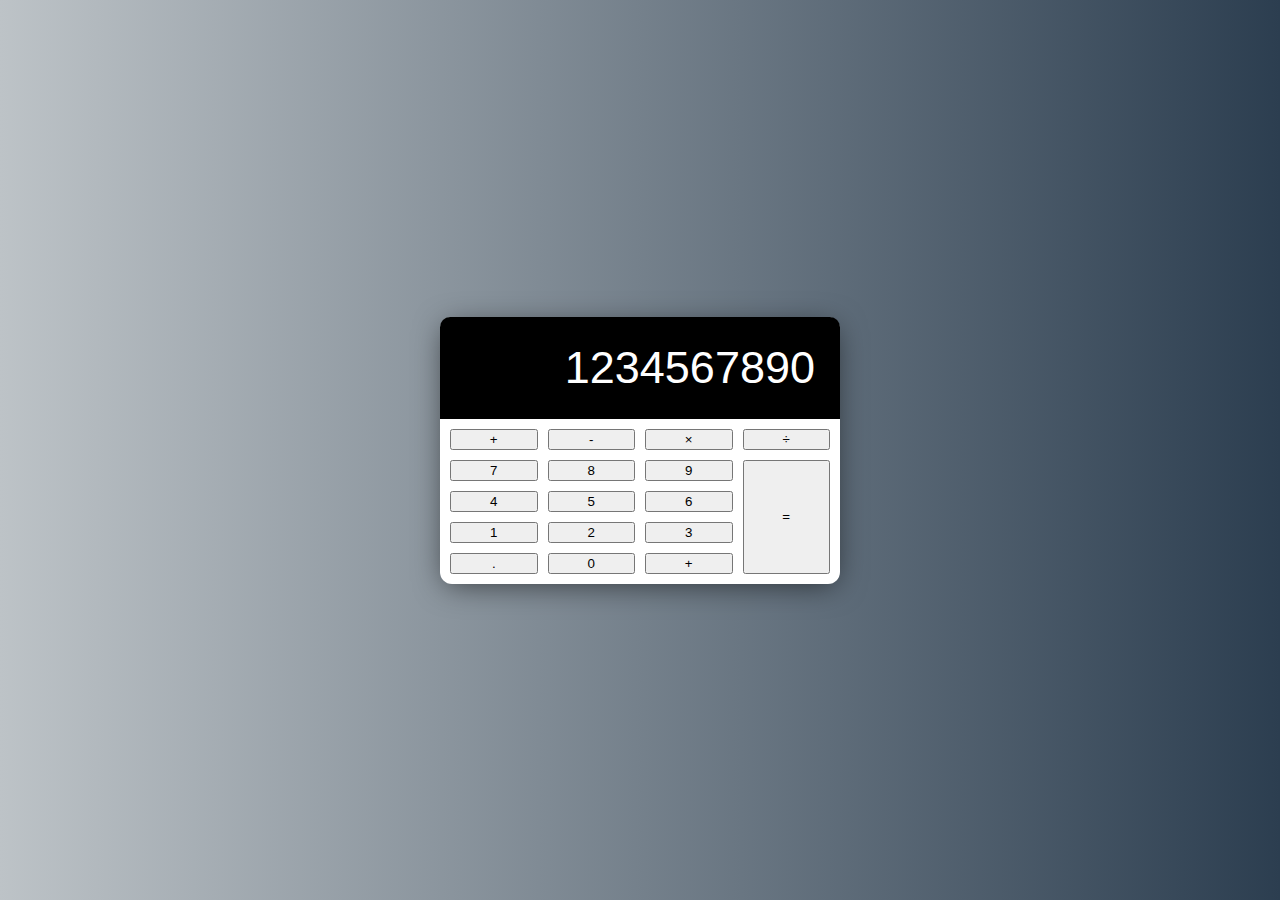
<file: calculator/index.html>
<!DOCTYPE html>
<html lang="en">
<head>
    <meta charset="UTF-8">
    <meta name="viewport" content="width=device-width, initial-scale=1.0">
    <title>Calculator</title>
    <link rel="icon" type="image/png" href="favicon.png">
    <link rel="stylesheet" href="style.css">
</head>
<body>
    <!-- Calculator -->
    <div class="calculator">
        <!-- Display -->
        <div class="calculator-display">
            <h1>1234567890</h1>
        </div>
        <!-- Buttons -->
        <div class="calculator-buttons">
            <button class="operator" value="+">+</button>
            <button class="operator" value="-">-</button>
            <button class="operator" value="*">×</button>
            <button class="operator" value="/">÷</button>
            <button value="7">7</button>
            <button value="8">8</button>
            <button value="9">9</button>
            <button value="4">4</button>
            <button value="5">5</button>
            <button value="6">6</button>
            <button value="1">1</button>
            <button value="2">2</button>
            <button value="3">3</button>
            <button class="decimal" value=".">.</button>
            <button value="0">0</button>
            <button class="clear" id="clear-btn" value="+">+</button>
            <button class="equal-sign operator" value="=">=</button>
        </div>
    </div>
    <!-- Script -->
    <script src="script.js"></script>
</body>
</html>
</file>
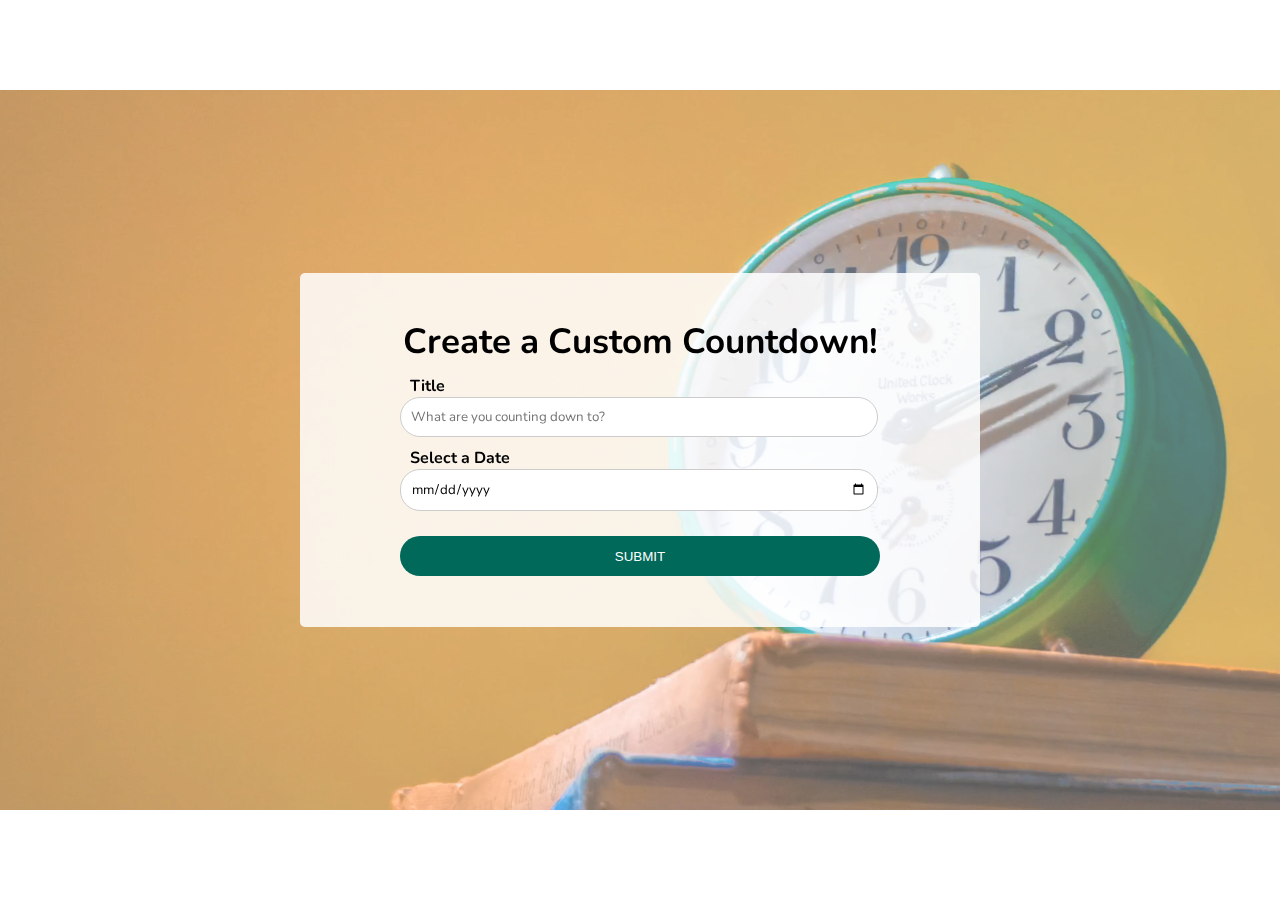
<file: customCountdown/index.html>
<!DOCTYPE html>
<html lang="en">
<head>
    <meta charset="UTF-8">
    <meta name="viewport" content="width=device-width, initial-scale=1.0">
    <title>Custom Countdown</title>
    <link rel="icon" type="image/png" href="favicon.png">
    <link rel="stylesheet" href="style.css">
</head>
<body>
    <!-- Video Background -->
    <video class="video-background" loop muted autoplay>
        <source src="time.mp4">
    </video>
    <div class="video-overlay"></div>
    <!-- Container -->
    <div class="container">
        <!-- Input -->
        <div class="input-container" id="input-container">
            <h1>Create a Custom Countdown!</h1>
            <form class="form" id="countdownForm">
                <label for="title">Title</label>
                <input type="text" id="title" placeholder="What are you counting down to?">
                <label for="date-picker">Select a Date</label>
                <input type="date" id="date-picker">
                <button type="submit">Submit</button>
            </form>
        </div>
        <!-- Countdown -->
        <div class="countdown" id="countdown" hidden>
            <h1 id="countdown-title"></h1>
            <ul>
                <li><span></span>Days</li>
                <li><span></span>Hours</li>
                <li><span></span>Minutes</li>
                <li><span></span>Seconds</li>
            </ul>
            <button id="countdown-button">Reset</button>
        </div>
        <!-- Complete -->
        <div class="complete" id="complete" hidden>
            <h1 class="complete-title">Countdown Complete!</h1>
            <h1 id="complete-info"></h1>
            <button id="complete-button">New Countdown</button>
        </div>
    </div>
    <!-- Script -->
    <script src="script.js"></script>
</body>
</html>
</file>
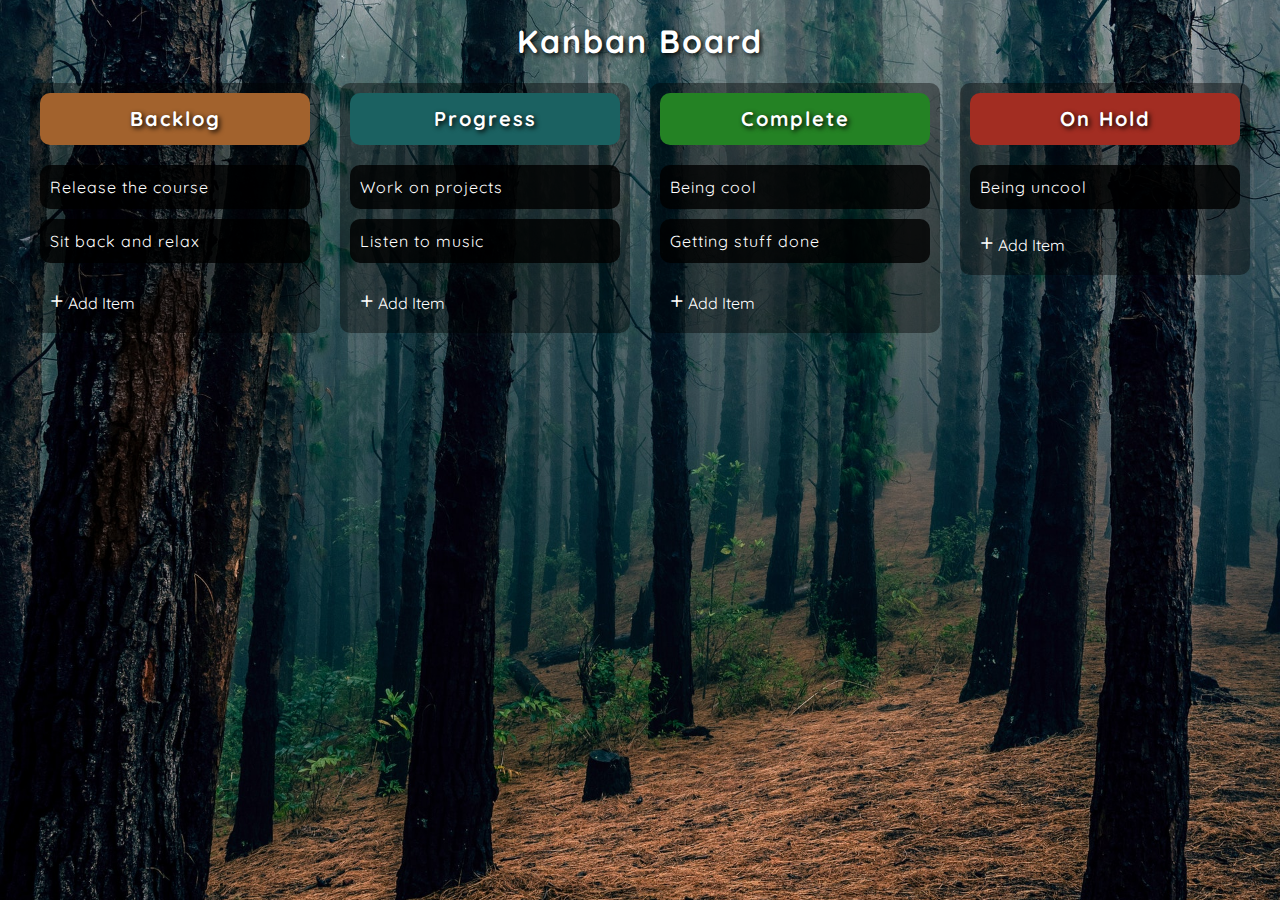
<file: dragndrop/index.html>
<!DOCTYPE html>
<html lang="en">
<head>
    <meta charset="UTF-8">
    <meta name="viewport" content="width=device-width, initial-scale=1.0">
    <title>Drag and Drop</title>
    <link rel="icon" type="image/png" href="favicon.png">
    <link rel="stylesheet" href="style.css">
</head>
<body>
    <h1 class="main-title">Kanban Board</h1>
    <div class="drag-container">
        <ul class="drag-list">
            <!-- Backlog Column -->
            <li class="drag-column backlog-column">
                <span class="header">
                    <h1>Backlog</h1>
                </span>
                <!-- Backlog Content -->
                <div id="backlog-content" class="custom-scroll">
                    <ul class="drag-item-list" id="backlog-list" ondrop="drop(event)" ondragover="allowDrop(event)" ondragenter="dragEnter(0)"></ul>
                </div>
                <!-- Add button group -->
                <div class="add-btn-group">
                    <div class="add-btn">
                        <span class="plus-sign">+</span>
                        <span>Add Item</span>
                    </div>
                    <div class="add-btn solid">
                        <span>Save Item</span>
                    </div>
                    <div class="add-container">
                        <div class="add-item"></div>
                    </div>
                </div>
            </li>
            <!-- Progress Column -->
            <li class="drag-column progress-column">
                <span class="header">
                    <h1>Progress</h1>
                </span>
                <!-- Progress Content -->
                <div id="progress-content" class="custom-scroll">
                    <ul class="drag-item-list" id="progress-list" ondrop="drop(event)" ondragover="allowDrop(event)"  ondragenter="dragEnter(1)"></ul>
                </div>
                <!-- Add button group -->
                <div class="add-btn-group">
                    <div class="add-btn">
                        <span class="plus-sign">+</span>
                        <span>Add Item</span>
                    </div>
                    <div class="add-btn solid">
                        <span>Save Item</span>
                    </div>
                    <div class="add-container">
                        <div class="add-item"></div>
                    </div>
                </div>
            </li>
            <!-- Complete Column -->
            <li class="drag-column complete-column">
                <span class="header">
                    <h1>Complete</h1>
                </span>
                <!-- Complete Content -->
                <div id="complete-content" class="custom-scroll">
                    <ul class="drag-item-list" id="complete-list" ondrop="drop(event)" ondragover="allowDrop(event)"  ondragenter="dragEnter(2)"></ul>
                </div>
                <!-- Add button group -->
                <div class="add-btn-group">
                    <div class="add-btn">
                        <span class="plus-sign">+</span>
                        <span>Add Item</span>
                    </div>
                    <div class="add-btn solid">
                        <span>Save Item</span>
                    </div>
                    <div class="add-container">
                        <div class="add-item"></div>
                    </div>
                </div>
            </li>
            <!-- On Hold Column -->
            <li class="drag-column on-hold-column">
                <span class="header">
                    <h1>On Hold</h1>
                </span>
                <!-- On Hold Content -->
                <div id="on-hold-content" class="custom-scroll">
                    <ul class="drag-item-list" id="on-hold-list" ondrop="drop(event)" ondragover="allowDrop(event)"  ondragenter="dragEnter(3)"></ul>
                </div>
                <!-- Add button group -->
                <div class="add-btn-group">
                    <div class="add-btn">
                        <span class="plus-sign">+</span>
                        <span>Add Item</span>
                    </div>
                    <div class="add-btn solid">
                        <span>Save Item</span>
                    </div>
                    <div class="add-container">
                        <div class="add-item"></div>
                    </div>
                </div>
            </li>
        </ul>
    </div>
    <!-- Script -->
    <script src="script.js"></script>
</body>
</html>
</file>
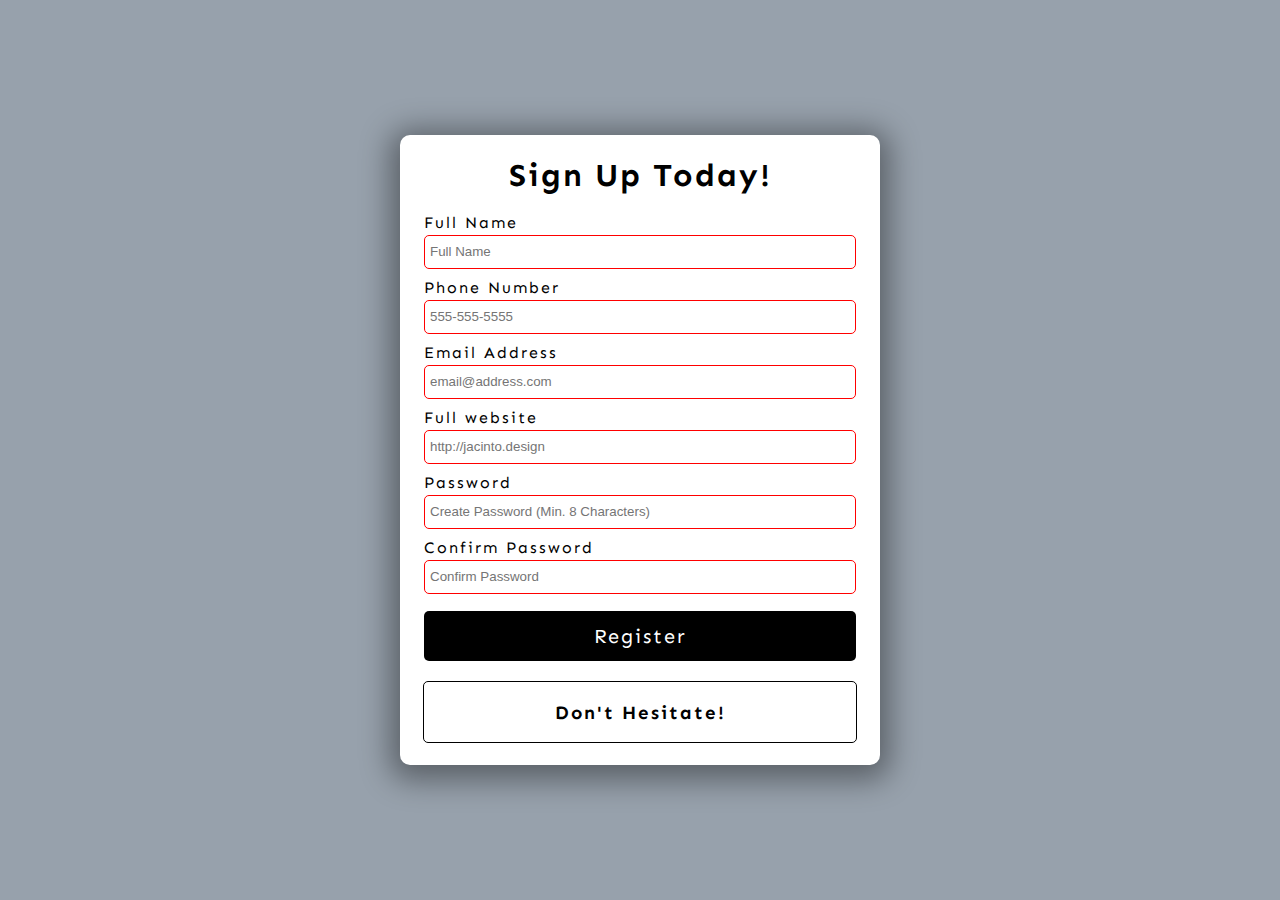
<file: formValidator/index.html>
<!DOCTYPE html>
<html lang="en">
<head>
    <meta charset="UTF-8">
    <meta name="viewport" content="width=device-width, initial-scale=1.0">
    <title>Form Validation</title>
    <link rel="icon" type="image/png" href="favicon.png">
    <link rel="stylesheet" href="style.css">
</head>
<body>
    <div class="container">
        <h1>Sign Up Today!</h1>
        <!-- Form -->
        <form id="form">
            <!-- Fullname -->
            <div class="form-group">
                <label for="name">Full Name </label>
                <input type="text" id="name" placeholder="Full Name" name="name"
                    required>
            </div>
            <!-- Phone Number -->
            <div class="form-group">
                <label for="phone">Phone Number </label>
                <input type="tel" id="phone" placeholder="555-555-5555" name="phone"
                    required pattern="[0-9]{3}-[0-9]{3}-[0-9]{4}">
            </div>
            <!-- Email Address -->
            <div class="form-group">
                <label for="email">Email Address</label>
                <input type="email" id="email" placeholder="email@address.com"
                    required name="email">
            </div>
            <!-- Website URL -->
            <div class="form-group">
                <label for="website">Full website</label>
                <input type="url" id="website" placeholder="http://jacinto.design"
                    required minlength="3" maxlength="100" name="website">
            </div>
            <!-- Password -->
            <div class="form-group">
                <label for="password1">Password</label>
                <input type="password" id="password1" placeholder="Create Password (Min. 8 Characters)"
                    required pattern="^(?=.*\d)(?=.*[a-z])(?=.*[A-Z])(?=.*[a-zA-Z]).{8,}$" 
                    title="Please include at least 1 uppercase character, 1 lowercase character, and 1 number.">
            </div>
            <!-- Confirm Password -->
            <div class="form-group">
                <label for="password2">Confirm Password</label>
                <input type="password" id="password2" placeholder="Confirm Password" name="password"
                    required pattern="^(?=.*\d)(?=.*[a-z])(?=.*[A-Z])(?=.*[a-zA-Z]).{8,}$">
            </div>
            <button type="submit">Register</button>
        </form>
        <!-- Error/Success Message -->
        <div class="message-container">
            <h3 id="message">Don't Hesitate!</h3>
        </div>
    </div>
    <!-- Script -->
    <script src="script.js"></script>
</body>
</html>
</file>
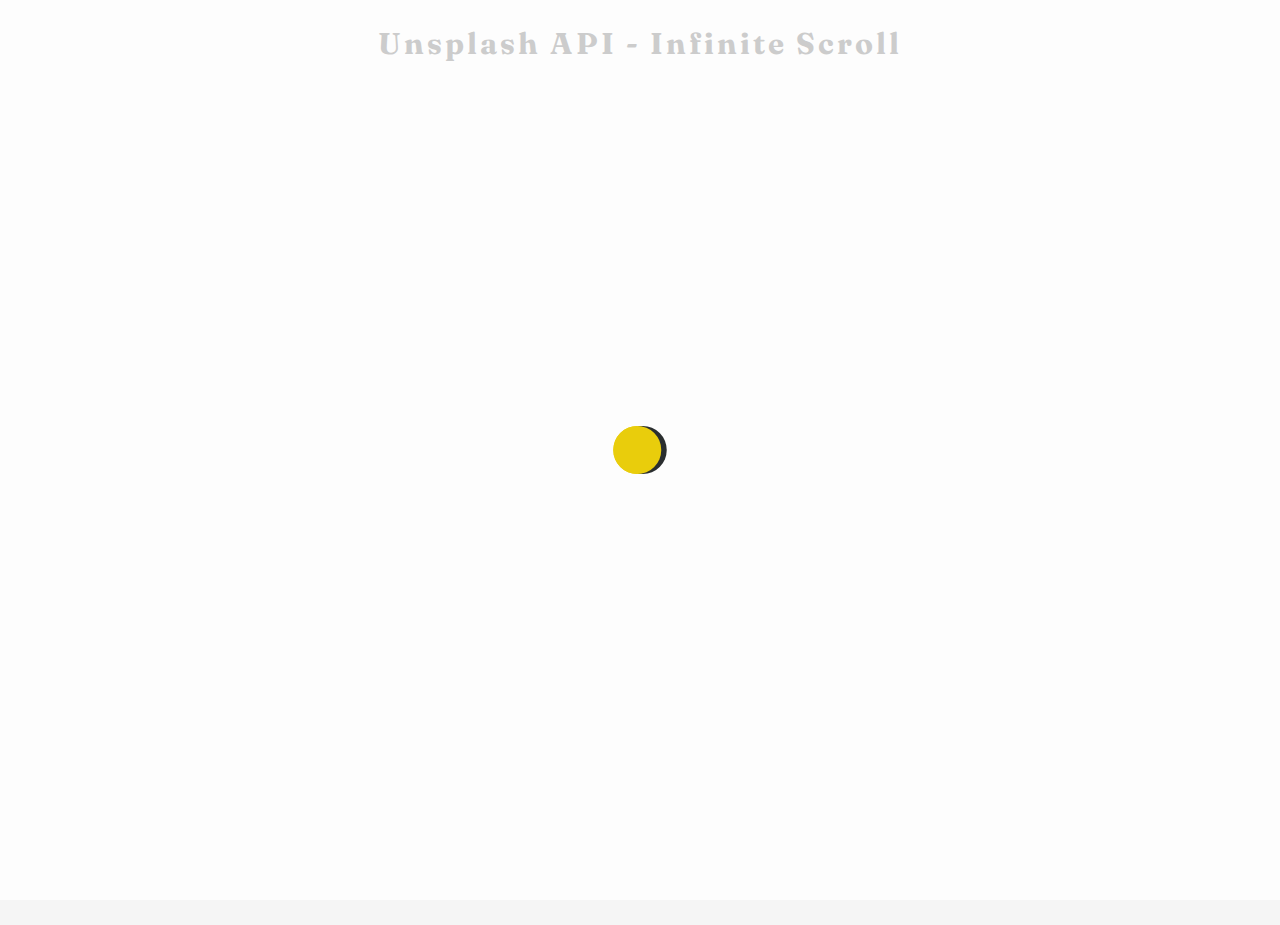
<file: infiniteScroll/index.html>
<!DOCTYPE html>
<html lang="en">
<head>
    <meta charset="UTF-8">
    <meta name="viewport" content="width=device-width, initial-scale=1.0">
    <title>Infinite Scroll</title>
    <link rel="icon" type="image/png" href="favicon.png">
    <link rel="stylesheet" href="https://cdnjs.cloudflare.com/ajax/libs/font-awesome/5.10.2/css/all.min.css"/>
    <link rel="stylesheet" href="style.css">
</head>
<body>
    <!-- Title -->
    <h1>Unsplash API - Infinite Scroll </h1>
    <!-- Loader -->
    <div class="loader" id="loader">
        <img src="loader.svg" alt="Loading">
    </div>
    <!-- Image Container -->
    <div class="image-container" id="image-container"></div>
    <!-- Script -->
    <script src="script.js"></script>
</body>
</html>
</file>
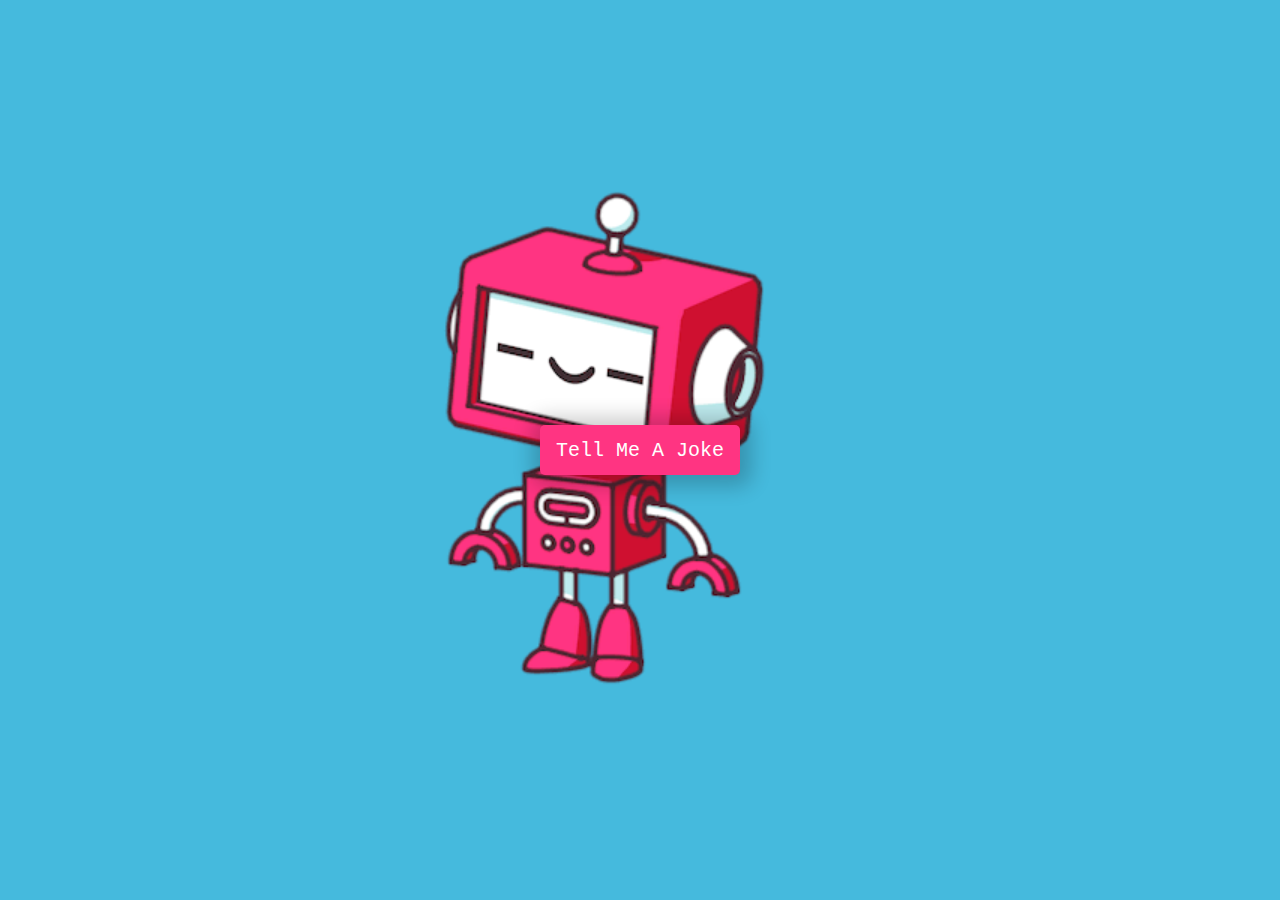
<file: jokeTeller/index.html>
<!DOCTYPE html>
<html lang="en">
<head>
    <meta charset="UTF-8">
    <meta name="viewport" content="width=device-width, initial-scale=1.0">
    <title>Joke Teller</title>
    <link rel="icon" type="image/png" href="favicon.png">
    <link rel="stylesheet" href="style.css">
</head>
<body>
    <div class="container">
        <button id="button">Tell Me A Joke</button>
        <audio id="audio" controls hidden></audio>
    </div>
    <!-- Script -->
    <script src="voice.js"></script>
    <script src="script.js"></script>
</body>
</html>
</file>
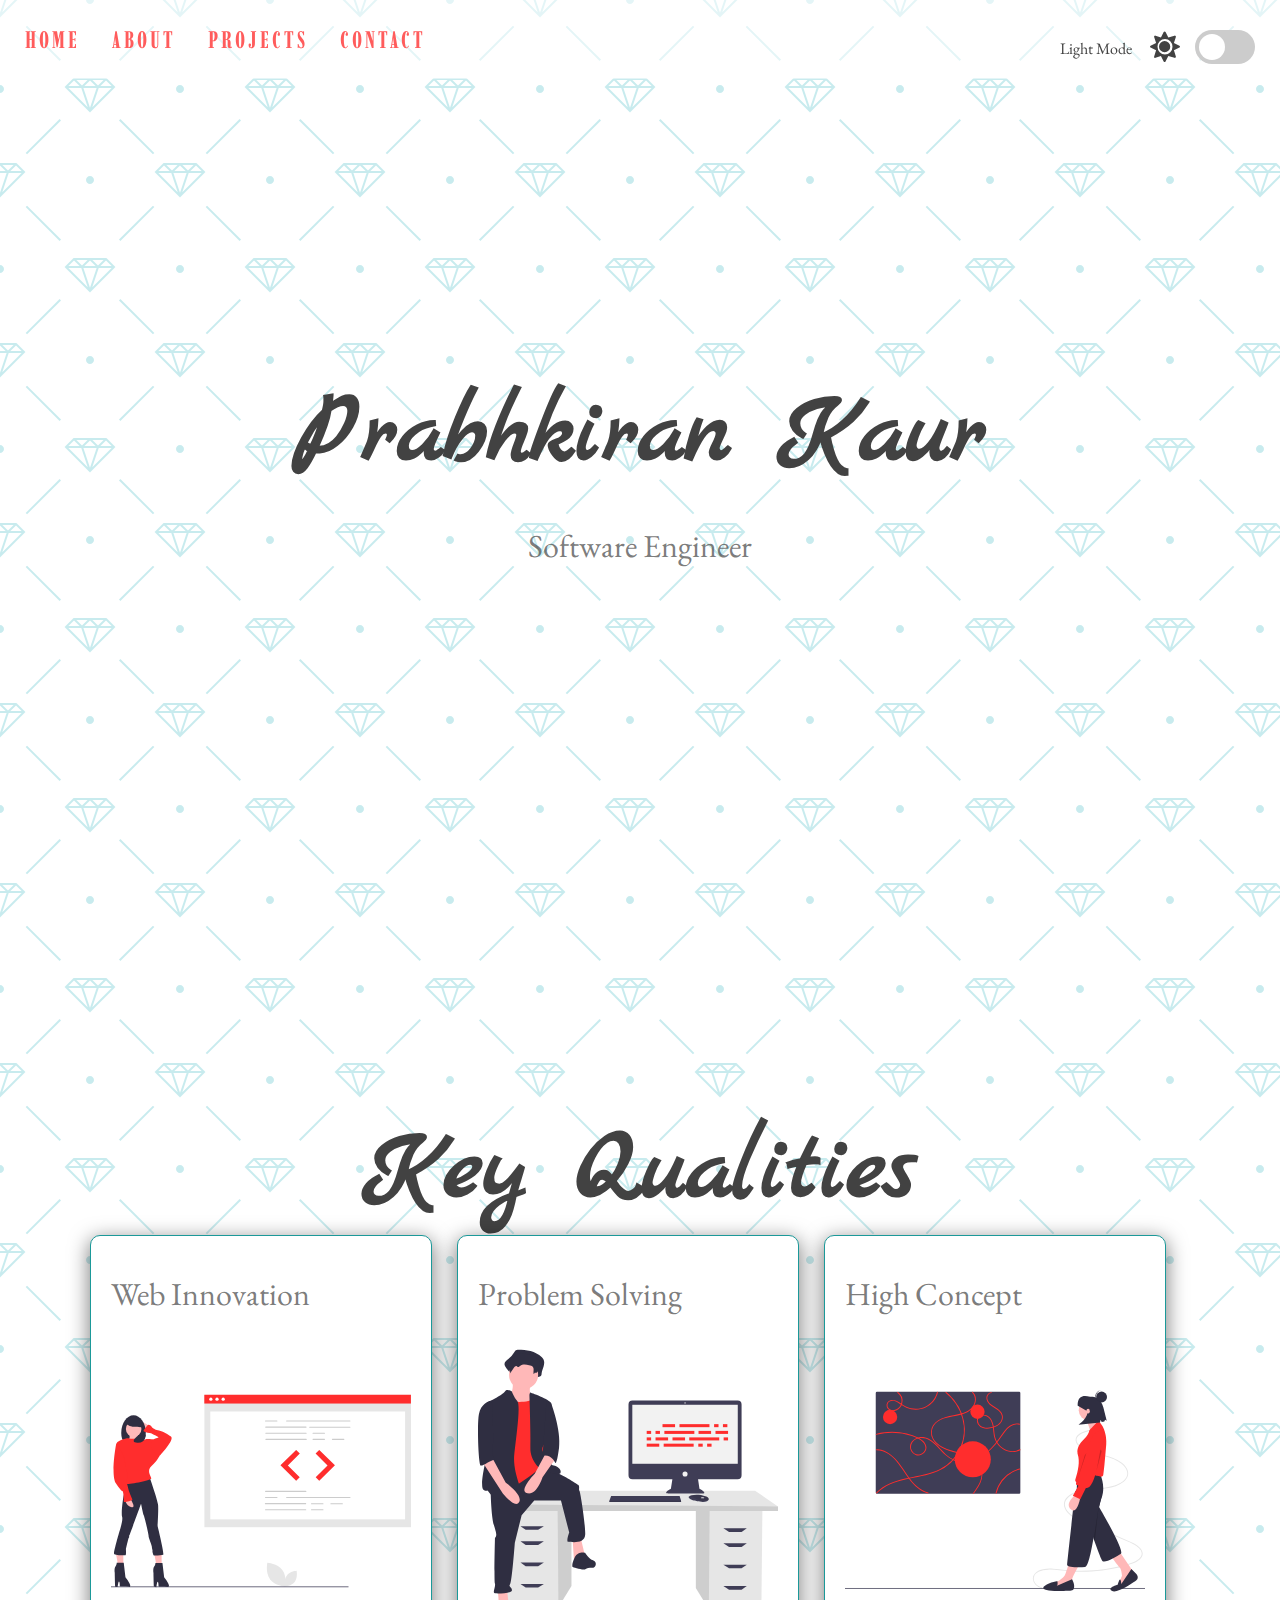
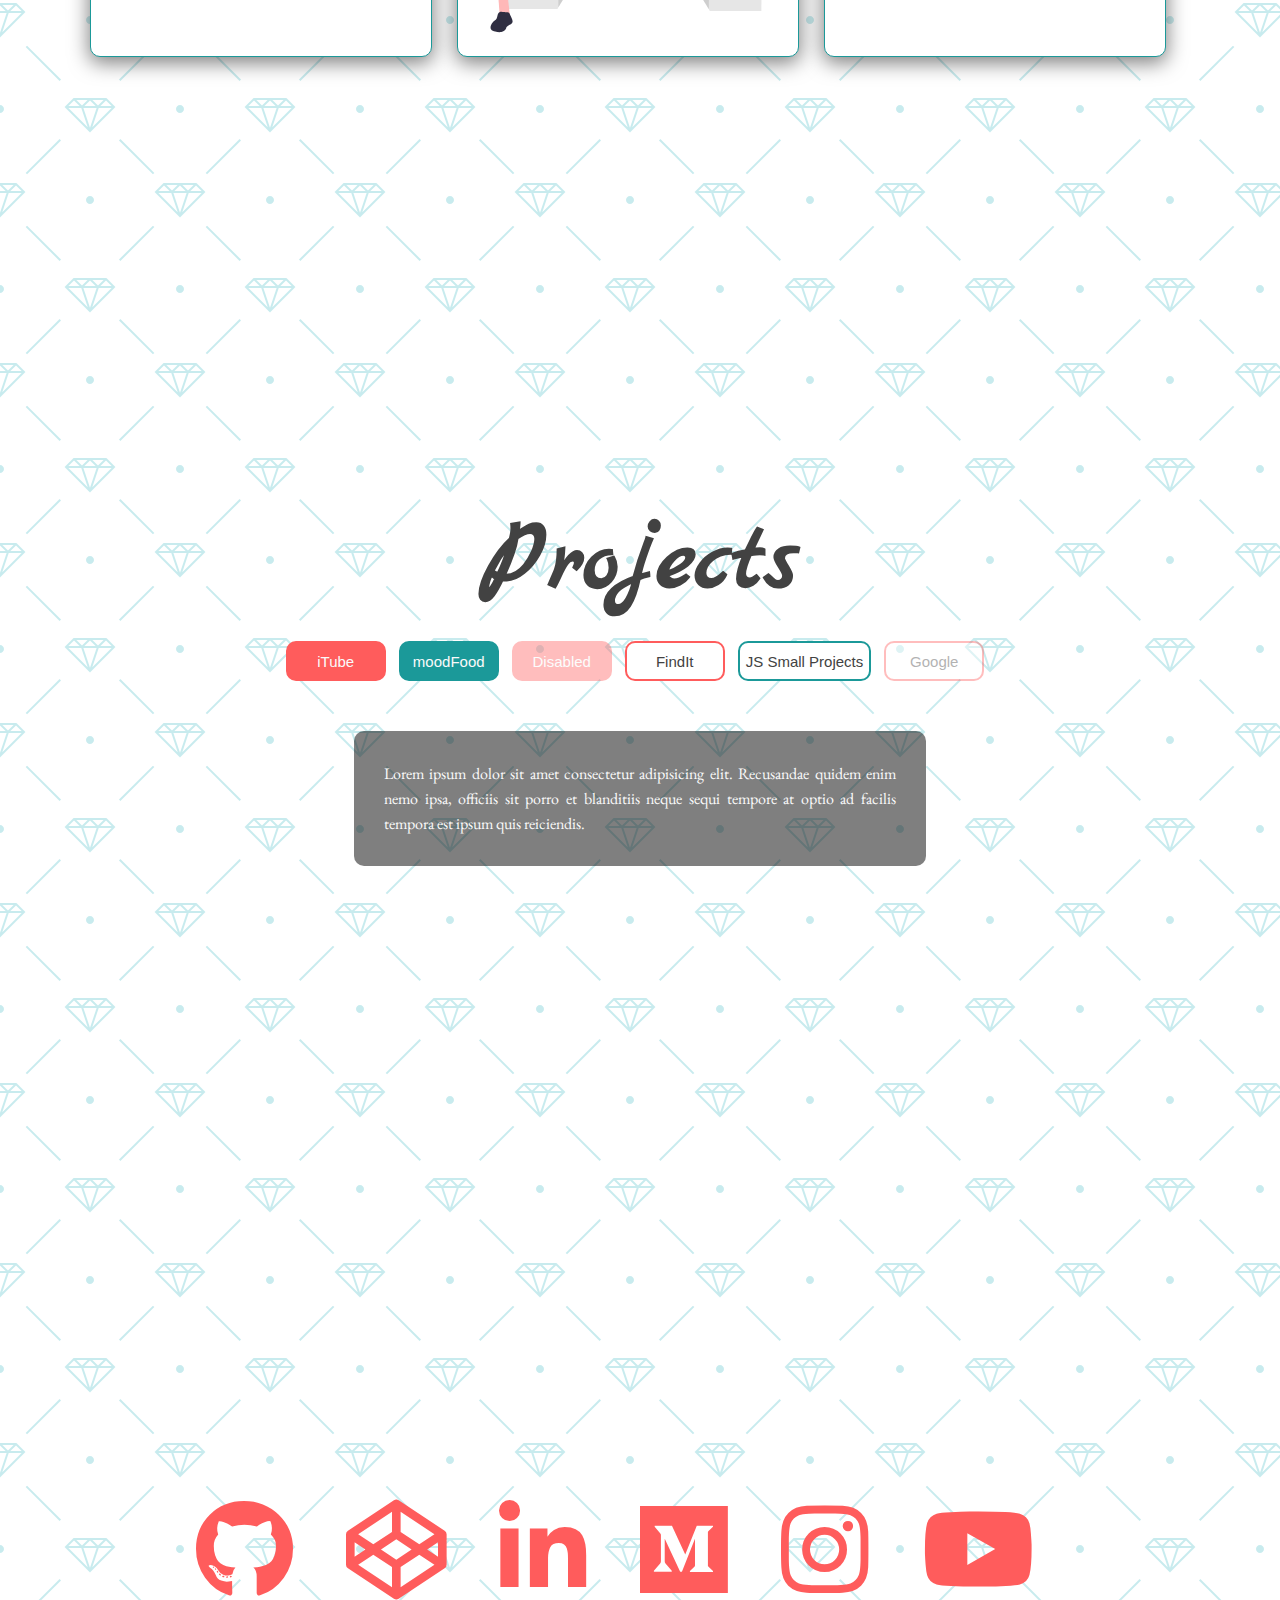
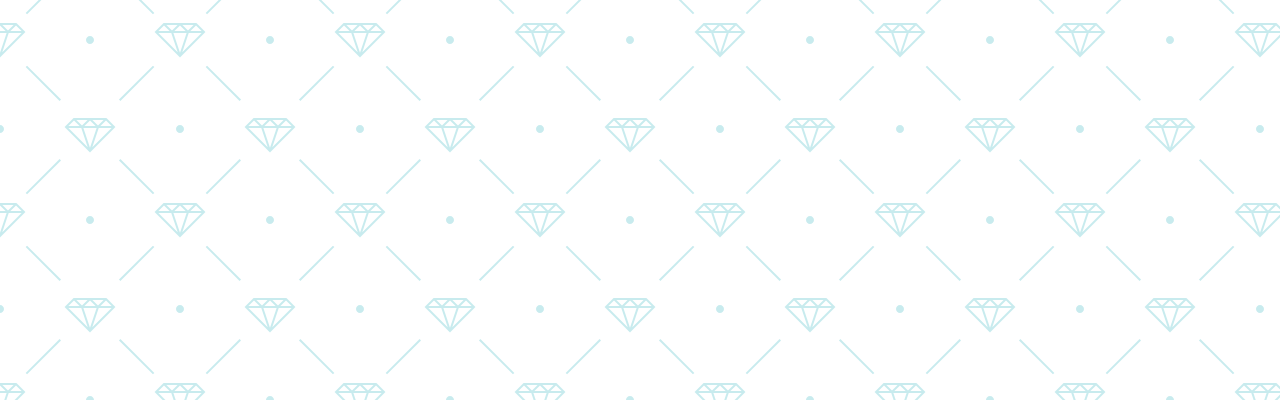
<file: lightDarkMode/index.html>
<!DOCTYPE html>
<html lang="en">
<head>
    <meta charset="UTF-8">
    <meta name="viewport" content="width=device-width, initial-scale=1.0">
    <title>Light Dark Mode</title>
    <link rel="icon" type="image/png" href="favicon.png">
    <link rel="stylesheet" href="https://cdnjs.cloudflare.com/ajax/libs/font-awesome/5.10.2/css/all.min.css"/>
    <link rel="stylesheet" href="style.css">
</head>
<body>
    <!-- Dark Mode switch -->
    <div class="theme-switch-wrapper">
        <span id="toggle-icon">
            <span class="toggle-text">Light Mode</span>
            <i class="fas fa-sun"></i>
        </span>
        <label class="theme-switch">
            <input type="checkbox">
            <div class="slider round"></div>
        </label>
    </div>
    <!-- Navigation -->
    <nav id="nav">
        <a href="#home">HOME</a>
        <a href="#about">ABOUT</a>
        <a href="#projects">PROJECTS</a>
        <a href="#contact">CONTACT</a>
    </nav>

    <!-- Home Section -->
    <section id="home">
        <div class="title-group">
            <h1>Prabhkiran Kaur</h1>
            <h2>Software Engineer</h2>
        </div>
    </section>

    <!-- About Section -->
    <section id="about">
        <h1>Key Qualities</h1>
        <div class="about-container">
            <div class="image-container">
                <h2>Web Innovation</h2>
                <img src="img/undraw_proud_coder_light.svg" alt="Proud Coder" id="image1">
            </div>
            <div class="image-container">
                <h2>Problem Solving</h2>
                <img src="img/undraw_feeling_proud_light.svg" alt="Proud" id="image2">
            </div>
            <div class="image-container">
                <h2>High Concept</h2>
                <img src="img/undraw_conceptual_idea_light.svg" alt="Idea" id="image3">
            </div>
        </div>
    </section>

    <!-- Projects Section -->
    <section id="projects">
        <h1>Projects</h1>
        <div class="buttons">
            <button class="primary">iTube</button>
            <button class="secondary">moodFood</button>
            <button class="primary" disabled>Disabled</button>
            <button class="outline">FindIt</button>
            <button class="secondary outline">JS Small Projects</button>
            <button class="outline" disabled>Google</button>
        </div>
        <div class="text-box" id="text-box">
            <p>Lorem ipsum dolor sit amet consectetur adipisicing elit. Recusandae quidem enim nemo ipsa, officiis sit porro et blanditiis neque sequi tempore at optio ad facilis tempora est ipsum quis reiciendis.</p>
        </div>
    </section>

    <!-- Contact Section -->
    <section id="contact">
        <div class="social-icons">
            <i class="fab fa-github"></i>
            <i class="fab fa-codepen"></i>
            <i class="fab fa-linkedin-in"></i>
            <i class="fab fa-medium"></i>
            <i class="fab fa-instagram"></i>
            <i class="fab fa-youtube"></i>
        </div>
    </section>
    <!-- Script -->
    <script src="script.js"></script>
</body>
</html>
</file>
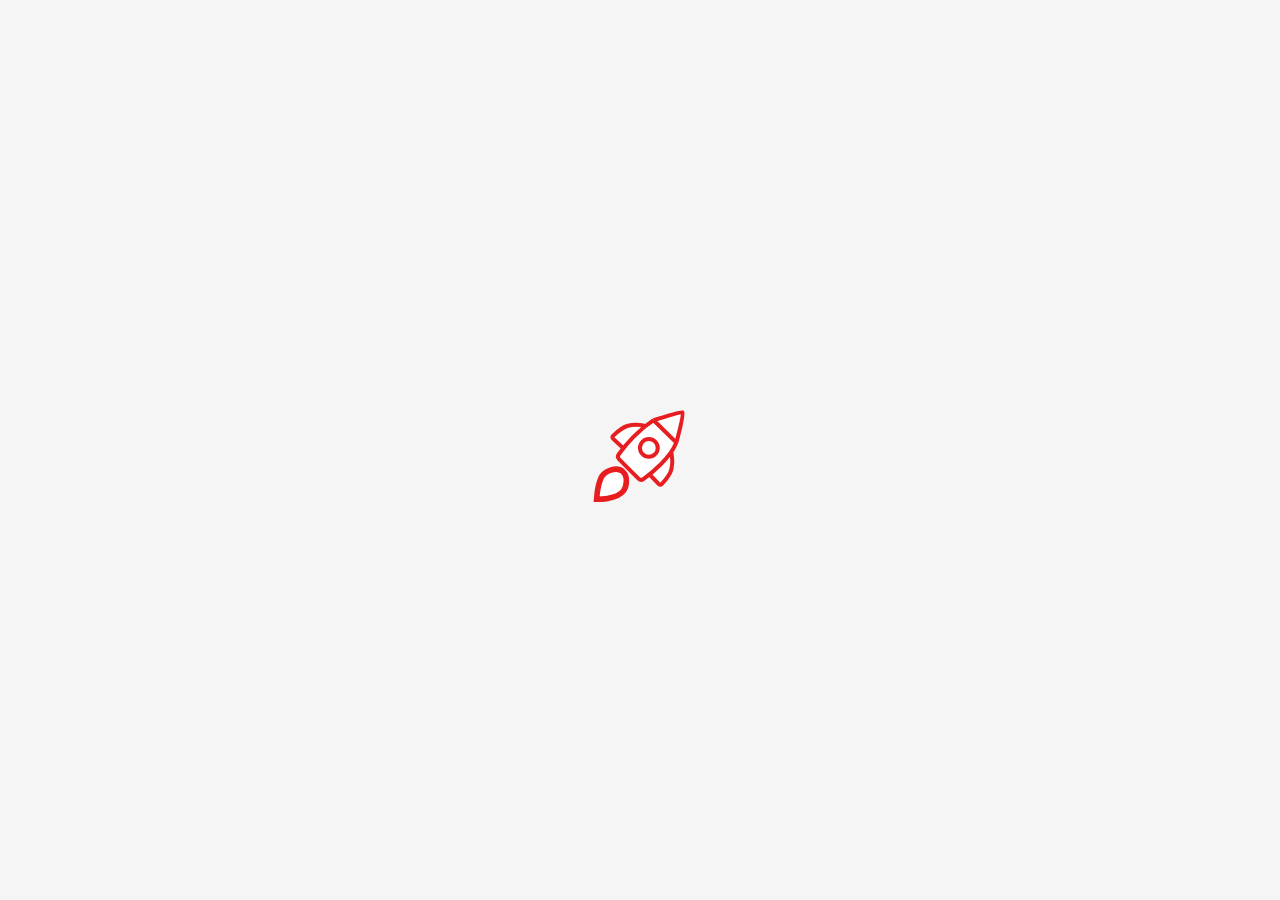
<file: NASAapod/index.html>
<!DOCTYPE html>
<html lang="en">
<head>
    <meta charset="UTF-8">
    <meta name="viewport" content="width=device-width, initial-scale=1.0">
    <title>NASA API Pictures</title>
    <link rel="stylesheet" href="style.css">
    <link rel="icon" type="image/png" href="https://s2.googleusercontent.com/s2/favicons?domain=www.nasa.gov">
    <!-- ZTM Favicon -->
    <!-- <link rel="icon" type="image/png" href="favicon.png"> -->
</head>
<body>
    <!-- Loader -->
    <div class="loader hidden">
        <img src="rocket.svg" alt="Rocket Loading Animation">
    </div>
    <!-- Container -->
    <div class="container">
        <!-- Navigation -->
        <div class="navigation-container">
            <span class="background"></span>
            <!-- Results Nav -->
            <span class="navigation-items" id="resultsNav">
                <h3 class="clickable" onclick="updateDOM('favorites')">Favorites</h3>
                <h3>&nbsp;&nbsp;&nbsp;•&nbsp;&nbsp;&nbsp;</h3>
                <h3 class="clickable" onclick="getNasaPictures()">Load More</h3>
            </span>
            <!-- Favorites Nav -->
            <span class="navigation-items hidden" id="favoritesNav">
                <h3 class="clickable" onclick="getNasaPictures()">Load More NASA Images</h3>
            </span>
        </div>
        <!-- Images Container -->
        <div class="images-container"></div>
    </div>
    <!-- Save Confirmation -->
    <div class="save-confirmed" hidden>
        <h1>ADDED!</h1>
    </div>
    <!-- Script -->
    <script src="script.js"></script>
</body>
</html>
</file>
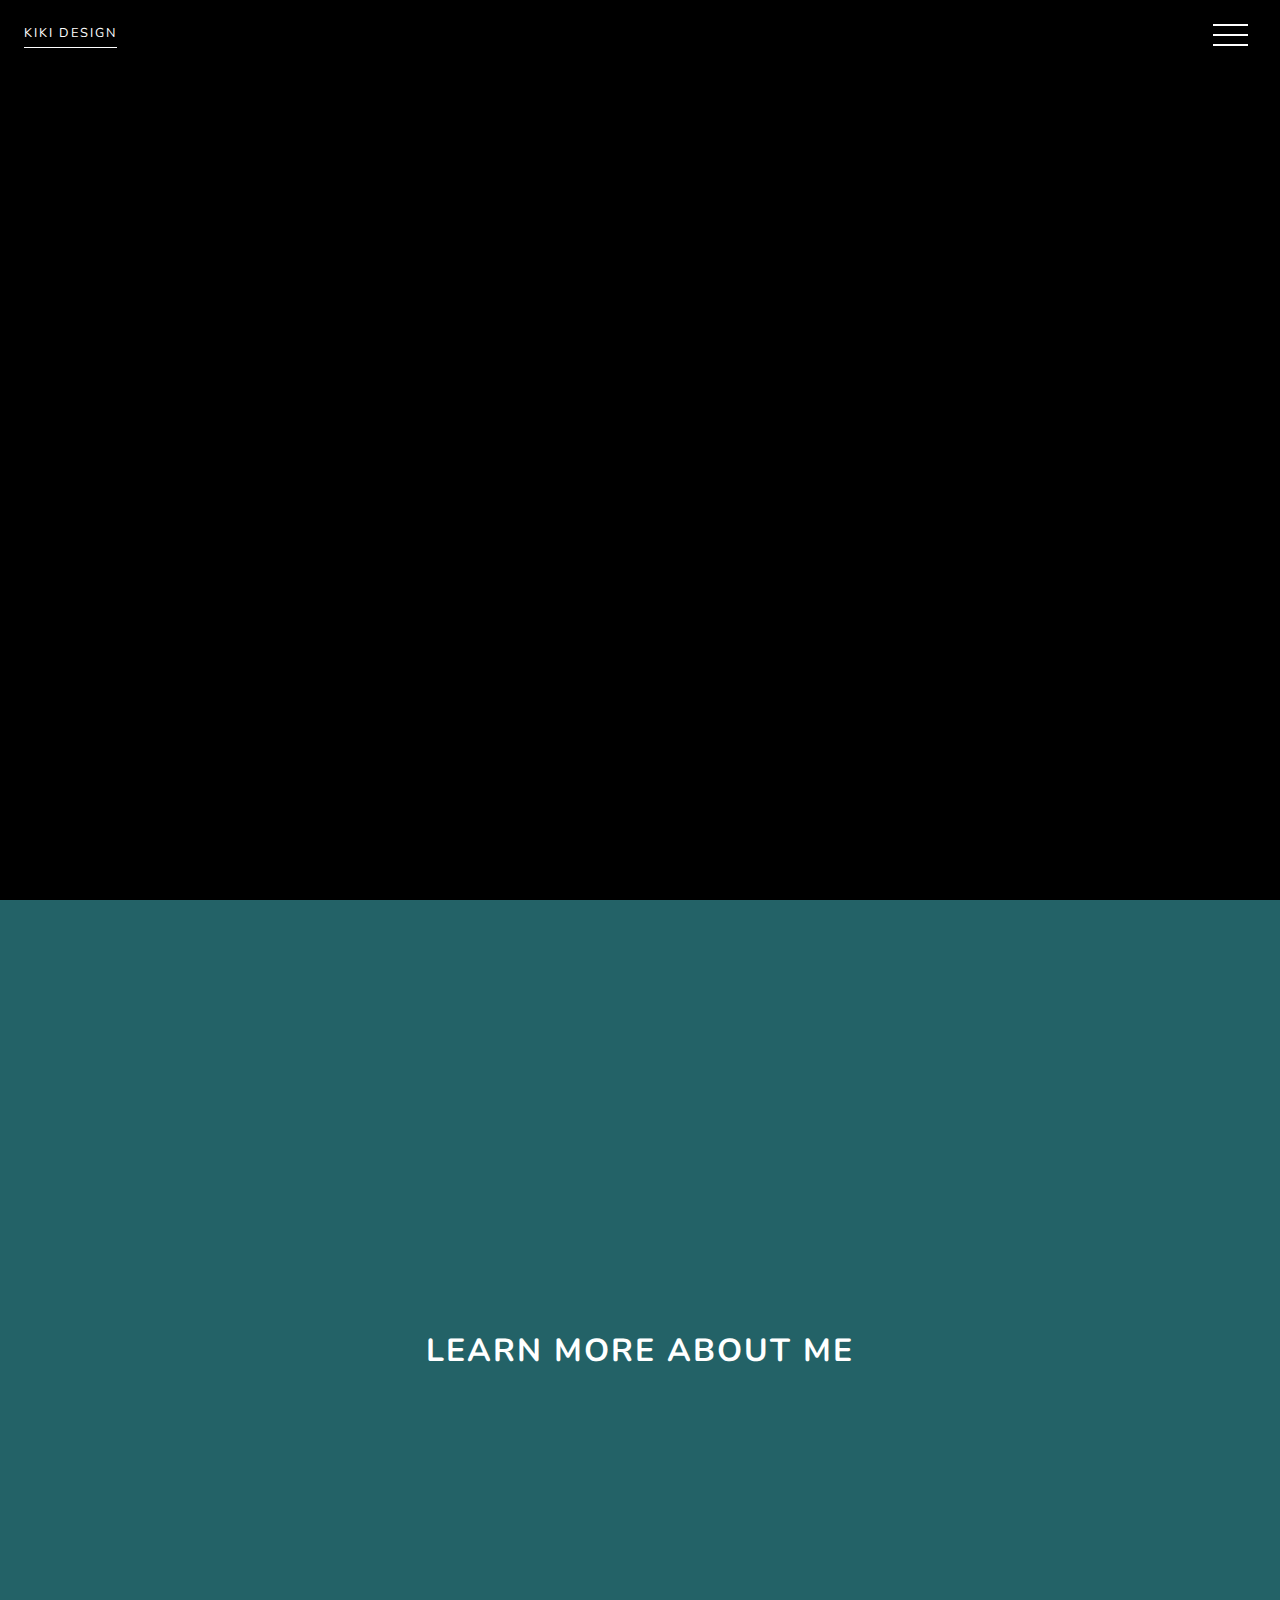
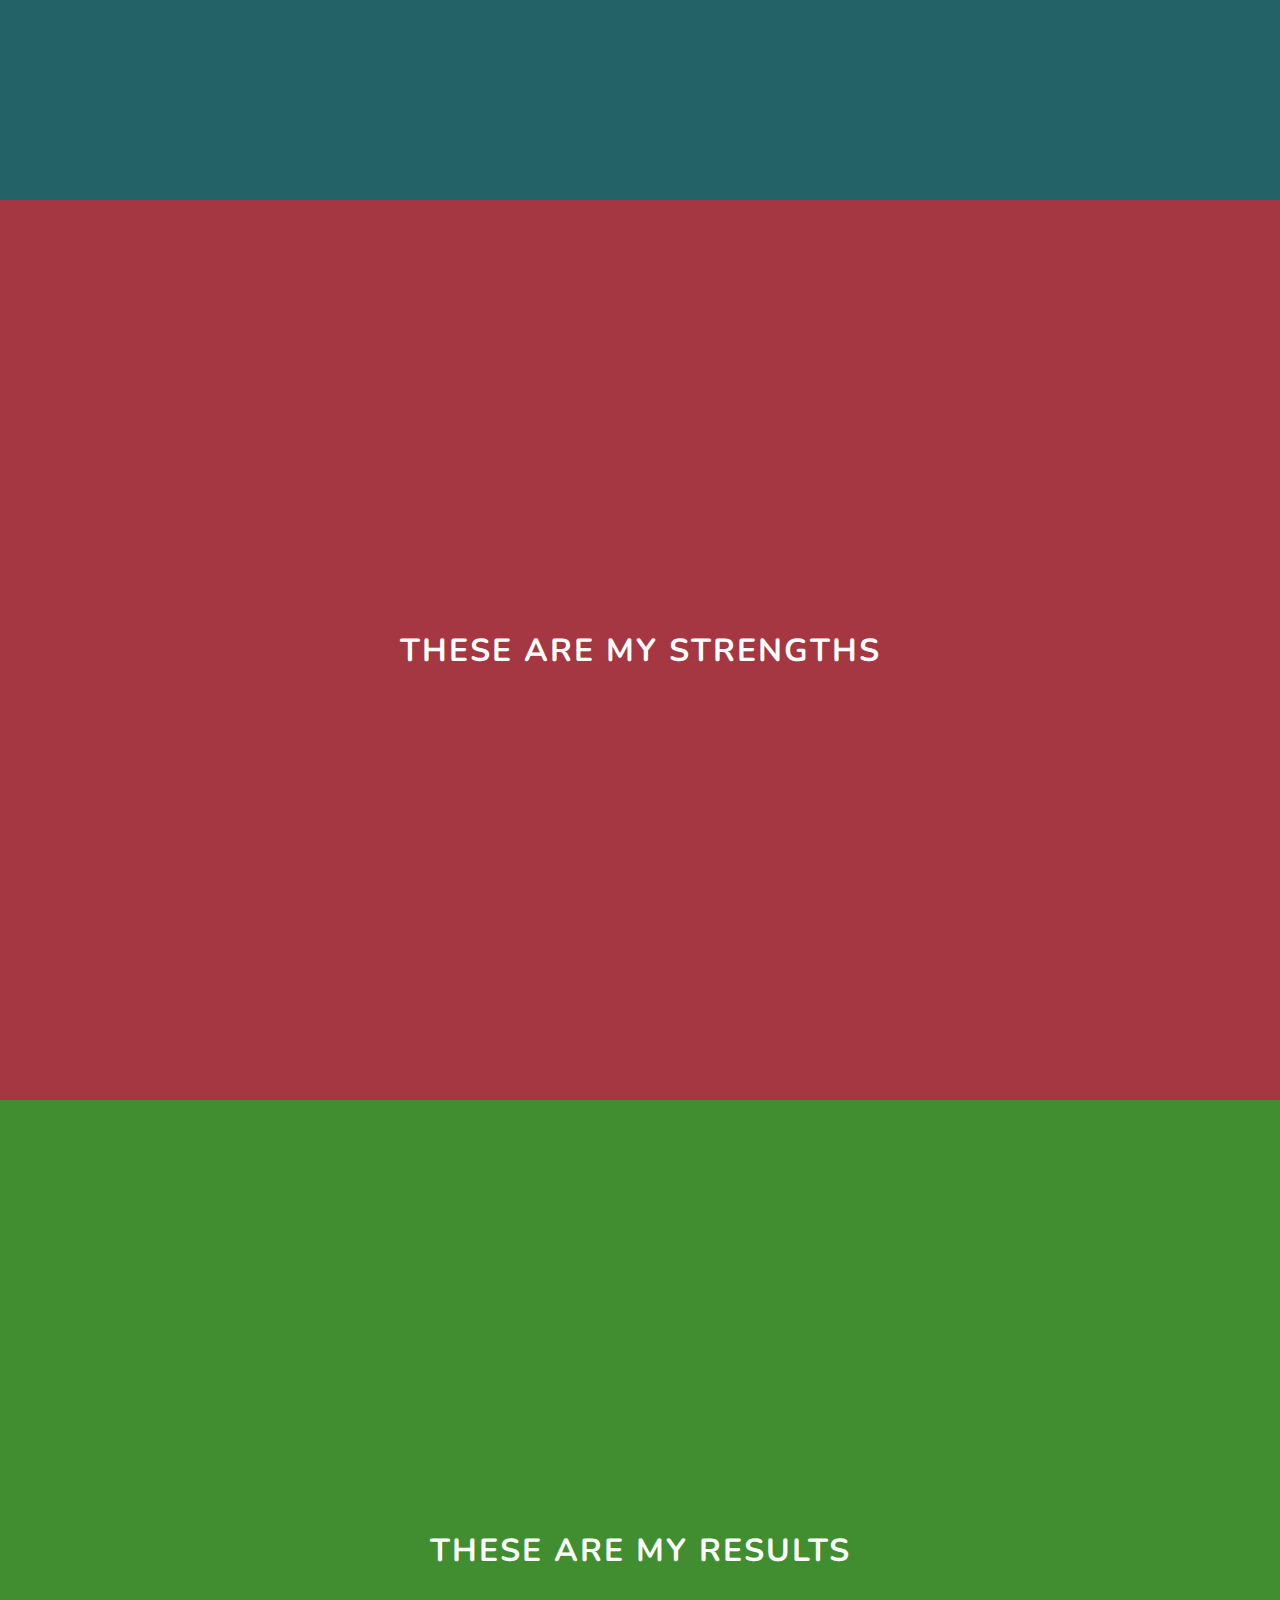
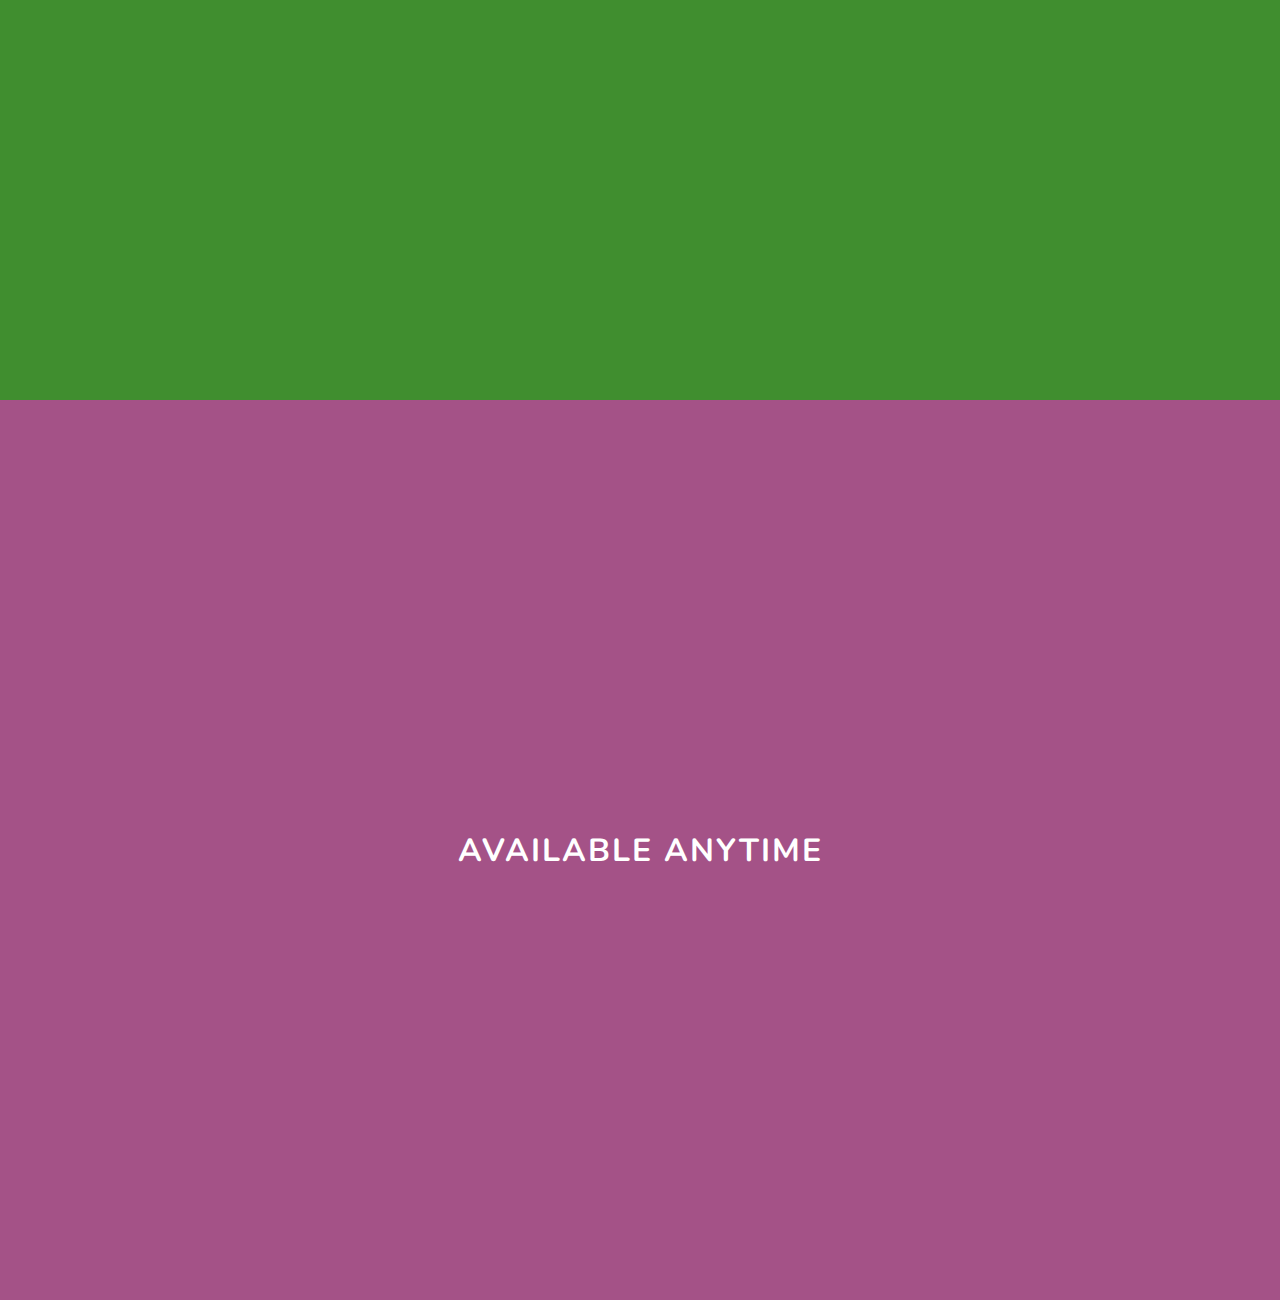
<file: navigationNation/index.html>
<!DOCTYPE html>
<html lang="en">
<head>
  <meta charset="UTF-8">
  <meta name="viewport" content="width=device-width, initial-scale=1.0">
  <title>Animated Navigation</title>
  <link rel="icon" type="image/png" href="favicon.png">
  <link rel="stylesheet" href="style.css">
</head>
<body>
  <!-- Menu Overlay -->
  <div class="overlay overlay-slide-left" id="overlay">
    <!-- Menu items -->
    <nav>
      <ul>
        <li id="nav-1" class="slide-out-1"><a href="#home">Home</a></li>
        <li id="nav-2" class="slide-out-2"><a href="#about">About</a></li>
        <li id="nav-3" class="slide-out-3"><a href="#skills">Skills</a></li>
        <li id="nav-4" class="slide-out-4"><a href="#projects">Projects</a></li>
        <li id="nav-5" class="slide-out-5"><a href="#contact">Contact</a></li>
      </ul>
    </nav>
  </div>
  <!-- Menu Bars -->
    <div class="menu-bars" id="menu-bars">
      <div class="bar1"></div>
      <div class="bar2"></div>
      <div class="bar3"></div>
    </div>
  <!-- Sections -->
  <section id="home"><a href="https://jacinto.design" target="_blank">Kiki Design</a></section>
  <section id="about"><h1>Learn More About Me</h1></section>
  <section id="skills"><h1>These Are My Strengths</h1></section>
  <section id="projects"><h1>These Are My Results</h1></section>
  <section id="contact"><h1>Available Anytime</h1></section>
  <!-- Script -->
  <script src="script.js"></script>
</body>
</html>
</file>
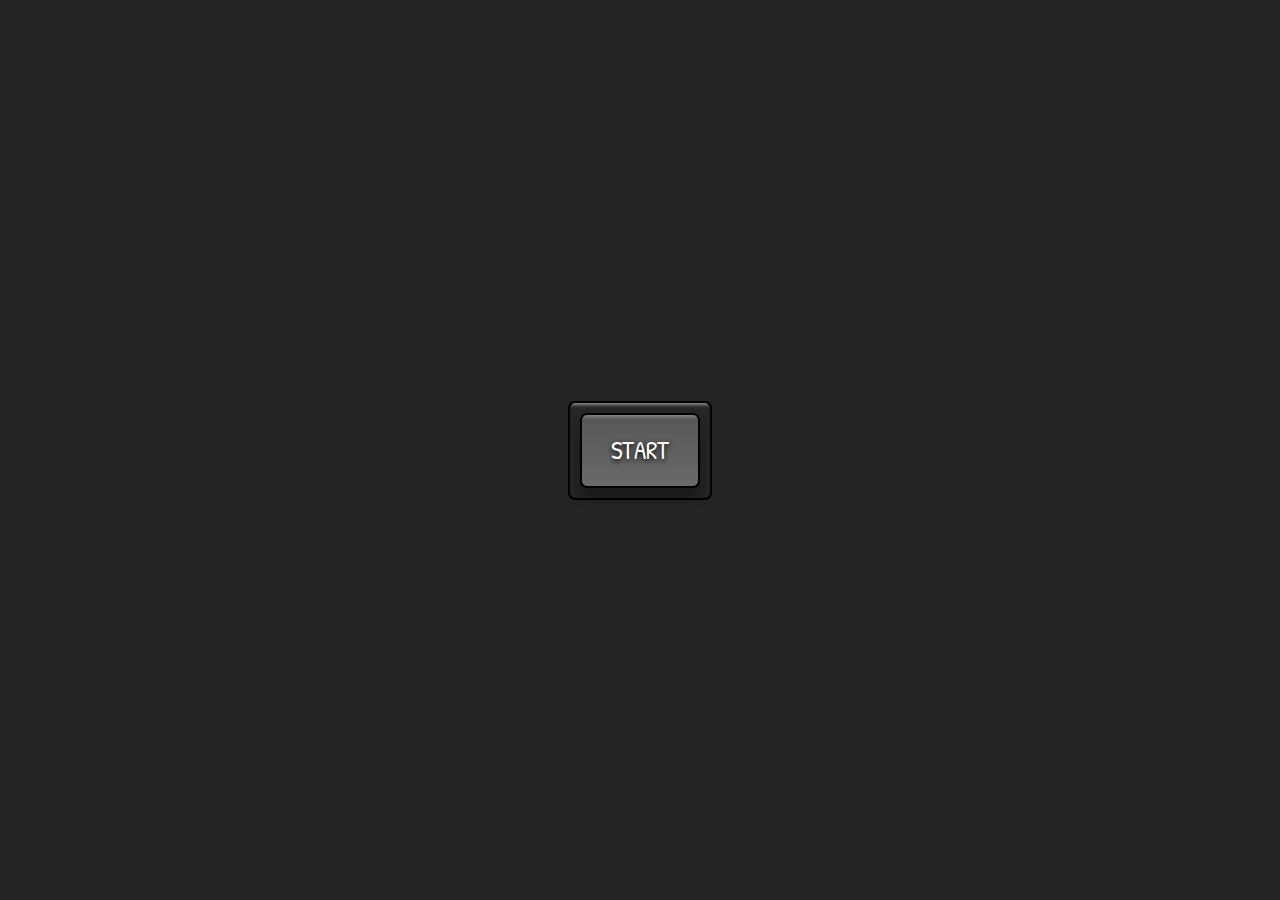
<file: photoInPhoto/index.html>
<!DOCTYPE html>
<html lang="en">

<head>
    <meta charset="UTF-8">
    <meta name="viewport" content="width=device-width, initial-scale=1.0">
    <title>Picture in Picture</title>
    <link rel="icon" type="image/png" href="favicon.png">
    <link rel="stylesheet" href="style.css">
    <!-- <link rel="stylesheet" href="https://cdnjs.cloudflare.com/ajax/libs/font-awesome/5.10.2/css/all.min.css" /> -->
</head>

<body>
    <!-- Video -->
    <video src="" id="video" controls height="360" width="640" hidden></video>
    <!-- Button -->
    <div class="button-container">
        <button id="button">START</button>
    </div>
    <!-- Script -->
    <script src="script.js"></script>
</body>

</html>
</file>
<file: calculator/style.css>
html {
  box-sizing: border-box;
}

body {
  margin: 0;
  min-height: 100vh;
  display: flex;
  justify-content: center;
  align-items: center;
  background: linear-gradient(to right, #bdc3c7, #2c3e50);
  /* background: whitesmoke; */
}

.calculator {
  background: white;
  width: 400px;
  border-radius: 12px;
  box-shadow: 0 5px 30px -5px rgba(0, 0, 0, 0.6);
}

/* Display */
.calculator-display {
  background: black;
  color: white;
  margin: 0;
  display: flex;
  align-items: center;
  justify-content: flex-end;
  border-radius: 10px 10px 0 0;
}

.calculator-display h1 {
  margin: 0;
  padding: 25px;
  font-size: 45px;
  font-family: 'Lucida Console', sans-serif;
  font-weight: 100;
  overflow-x: auto;
}

/* Custom Scroll Bar */
::-webkit-scrollbar {
  width: 10px;
}

::-webkit-scrollbar-track {
  background: #f1f1f1;
}

::-webkit-scrollbar-thumb {
  background: #888;
}

::-webkit-scrollbar-thumb:hover {
  background: #555;
}

/* Buttons */
.calculator-buttons {
  display: grid;
  grid-template-columns: repeat(4, 1fr);
  grid-gap: 10px;
  padding: 10px;
}

.equal-sign {
  grid-column: -2;
  grid-row: 2 / span 4;
}
</file>
<file: customCountdown/style.css>
@import url('https://fonts.googleapis.com/css2?family=Nunito&display=swap');

html {
  box-sizing: border-box;
}

body {
  margin: 0;
  min-height: 100vh;
  overflow-y: hidden;
  display: flex;
  align-items: center;
  font-family: Nunito, sans-serif;
}

/* Video Background */
.video-background {
  position: fixed;
  right: 0;
  bottom: 0;
  width: 100vw;
  height: auto;
}

video {
  position: absolute;
  top: 50%;
  left: 50%;
  transform: translate(-50%, -50%);
}

.video-overlay {
  position: fixed;
  left: 0;
  top: 0;
  height: 100vh;
  width: 100vw;
  background: rgba(255, 255, 255, 0.35);
}

/* Container */
.container {
  min-width: 580px;
  min-height: 304px;
  color: black;
  margin: 0 auto;
  padding: 25px 50px;
  border-radius: 5px;
  z-index: 2;
  display: flex;
  justify-content: center;
  background: rgba(255, 255, 255, 0.85);
}

.input-container {
  position: relative;
  top: 20px;
}

h1 {
  font-size: 35px;
  text-align: center;
  margin-top: 0;
  margin-bottom: 10px;
}

/* Form */
.form {
  width: 480px;
}

label {
  font-weight: bold;
  margin-left: 10px;
}

input {
  width: 95%;
  margin-bottom: 10px;
  padding: 10px;
  border: 1px solid #ccc;
  border-radius: 20px;
  background: #fff;
  outline: none;
  font-family: Nunito, sans-serif;
}

/* Button */
button {
  width: 100%;
  height: 40px;
  border-radius: 20px;
  margin-top: 15px;
  border: none;
  text-transform: uppercase;
  background: #006959;
  color: white;
  cursor: pointer;
  outline: none;
}

button:hover {
  filter: brightness(110%);
}

/* Countdown */
ul {
  margin-left: -45px;
}

li {
  display: inline-block;
  font-size: 30px;
  list-style-type: none;
  padding: 10px;
  text-transform: uppercase;
}

li span {
  display: block;
  font-size: 80px;
  text-align: center;
}

/* Complete */
.complete {
  position: relative;
  top: 60px;
}

.complete-title {
  animation: complete 4s infinite;
}

@keyframes complete {
  0% {
    color: rgb(233, 13, 13);
  }

  25% {
    color: rgb(233, 211, 13);
  }

  50% {
    color: rgb(64, 233, 13);
    transform: scale(1.5);
  }

  75% {
    color: rgb(0, 38, 253);
  }

  100% {
    color: rgb(181, 16, 231);
  }
}


/* Media Query: Large Smartphone (Vertical) */
@media screen and (max-width: 600px) {
  .video-background {
    height: 100vh;
    width: 100vw;
  }
  
  video {
    object-fit: cover;
    object-position: 70%;
    margin-top: -1px;
  }

  .container {
    min-width: unset;
    width: 95vw;
    min-height: 245px;
    padding: 20px;
    margin: 10px;
  }

  .input-container {
    top: unset;
  }

  .countdown {
    position: relative;
    top: 10px;
  }

  .form {
    width: unset;
  }

  input {
    width: 93%;
  }

  h1 {
    font-size: 20px;
  }

  li {
    font-size: 15px;
  }

  li span {
    font-size: 40px;
  }
}
</file>
<file: dragndrop/style.css>
/* Trees Image - Pexels: https://www.pexels.com/photo/photo-of-trees-in-forest-3801030/ */
@import url("https://fonts.googleapis.com/css?family=Quicksand&display=swap");

html {
  box-sizing: border-box;
}

:root {
  --column-1: #a2622d;
  --column-2: #1b6161;
  --column-3: #248224;
  --column-4: #a22d22;
}

body {
  margin: 0;
  background: url("./trees.jpg");
  background-size: cover;
  background-position: 50% 60%;
  background-attachment: fixed;
  color: white;
  font-family: Quicksand, sans-serif;
  overflow-y: hidden;
}

h1 {
  letter-spacing: 2px;
  text-shadow: 2px 2px 5px black;
}

.main-title {
  text-align: center;
  font-size: 3rem;
}

ul {
  list-style-type: none;
  margin: 0;
  padding: 0;
}

.drag-container {
  margin: 20px;
}

.drag-list {
  display: flex;
  align-items: flex-start;
}

/* Columns */
.drag-column {
  flex: 1;
  margin: 0 10px;
  position: relative;
  background-color: rgba(0, 0, 0, 0.4);
  border-radius: 10px;
  overflow-x: hidden;
}

.backlog-column .header,
.backlog-column .solid,
.backlog-column .solid:hover,
.backlog-column .over {
  background-color: var(--column-1);
}

.progress-column .header,
.progress-column .solid,
.progress-column .solid:hover,
.progress-column .over {
  background-color: var(--column-2);
}

.complete-column .header,
.complete-column .solid,
.complete-column .solid:hover,
.complete-column .over {
  background-color: var(--column-3);
}

.on-hold-column .header,
.on-hold-column .solid,
.on-hold-column .solid:hover,
.on-hold-column .over {
  background-color: var(--column-4);
}

/* Custom Scrollbar */
.custom-scroll {
  overflow-y: auto;
  max-height: 75vh;
}

.custom-scroll::-webkit-scrollbar-track {
  box-shadow: inset 0 0 6px rgba(0, 0, 0, 0.4);
  border-radius: 10px;
  background-color: rgba(255, 255, 255, 0.3);
  margin-right: 5px;
}

.custom-scroll::-webkit-scrollbar {
  width: 10px;
}

.custom-scroll::-webkit-scrollbar-thumb {
  border-radius: 10px;
  box-shadow: inset 0 0 6px rgba(0, 0, 0, 0.3);
  background-color: rgba(0, 0, 0, 0.8);
}

.header {
  display: flex;
  justify-content: center;
  border-radius: 10px;
  margin: 10px;
}

.header h1 {
  font-size: 1.25rem;
}

/* Drag and Drop */
.over {
  padding: 50px 10px;
}

.drag-item-list {
  min-height: 50px;
}

.drag-item {
  margin: 10px;
  padding: 10px;
  height: fit-content;
  background-color: rgba(0, 0, 0, 0.8);
  border-radius: 10px;
  line-height: 1.5rem;
  letter-spacing: 1px;
  cursor: pointer;
}

.drag-item:focus {
  outline: none;
  background-color: white;
  color: black;
}

/* Add Button Group */
.add-btn-group {
  display: flex;
  justify-content: space-between;
}

.add-btn {
  margin: 10px;
  padding: 5px 10px;
  display: flex;
  align-items: center;
  cursor: pointer;
  width: fit-content;
  border-radius: 5px;
  transition: all 0.3s ease-in;
  user-select: none;
}

.add-btn:hover {
  background-color: rgba(255, 255, 255, 0.9);
  color: black;
}

.add-btn:active {
  transform: scale(0.97);
}

.solid {
  display: none;
}

.solid:hover {
  transition: unset;
  filter: brightness(95%);
  color: white;
}

.plus-sign {
  font-size: 1.5rem;
  margin-right: 5px;
  position: relative;
  top: -3px;
}

.add-container {
  margin: 10px;
  padding: 5px 10px;
  border-radius: 10px;
  background-color: rgba(255, 255, 255, 0.9);
  min-height: 100px;
  display: none;
}

.add-item {
  width: 100%;
  min-height: 100px;
  height: auto;
  background-color: white;
  border-radius: 10px;
  margin: 5px auto;
  resize: none;
  color: black;
  padding: 10px;
}

.add-item:focus {
  outline: none;
}

/* Media Query: Laptop */
@media screen and (max-width: 1800px) {
  .main-title {
    font-size: 2rem;
  }
}

/* Media Query: Large Smartphone (Vertical) */
@media screen and (max-width: 600px) {
  body {
    overflow-y: auto;
  }

  .drag-container {
    margin: 0;
  }

  .drag-list {
    display: block;
  }

  .drag-column {
    margin: 10px;
  }
}
</file>
<file: formValidator/style.css>
@import url('https://fonts.googleapis.com/css2?family=Sen&display=swap');

html {
  box-sizing: border-box;
}

body {
  margin: 0;
  min-height: 100vh;
  font-family: Sen, sans-serif;
  letter-spacing: 2px;
  display: flex;
  align-items: center;
  justify-content: center;
  background: #97a1ac;
}

.container {
  width: 480px;
  height: 630px;
  background: white;
  display: flex;
  flex-direction: column;
  align-items: center;
  border-radius: 10px;
  box-shadow: 0 5px 30px 10px rgba(0, 0, 0, 0.4);
}

/* Form */
form {
  width: 90%;
}

.form-group {
  height: 65px;
}

label {
  position: relative;
  bottom: 3px;
}

input {
  width: 100%;
  height: 34px;
  padding: 5px;
  border: 1px solid black;
  border-radius: 5px;
  outline: none;
  box-sizing: border-box;
  transition: all 0.3s;
}

input:valid {
  border: 1px solid green;
}

input:invalid {
  border: 1px solid red;
}

button {
  cursor: pointer;
  color: white;
  background: black;
  border: none;
  border-radius: 5px;
  height: 50px;
  width: 100%;
  font-family: Sen, sans-serif;
  font-size: 20px;
  letter-spacing: 2px;
  margin-top: 5px;
}

button:hover {
  filter: brightness(200%);
  background: rgb(22, 22, 22);
}

button:focus {
  outline: none;
}

.message-container {
  border: 1px solid black;
  border-radius: 5px;
  width: 90%;
  margin-top: 20px;
  display: flex;
  justify-content: center;
  color: black;
}
</file>
<file: infiniteScroll/style.css>
@import url('https://fonts.googleapis.com/css2?family=Fraunces&display=swap');

html {
  box-sizing: border-box;
}

body {
  margin: 0;
  min-height: 100vh;
  font-family: 'Fraunces', serif;
  background-color: whitesmoke;
}

h1 {
  text-align: center;
  margin-top: 25px;
  margin-bottom: 15px;
  font-size: 30px;
  letter-spacing: 3px;
}

/* Loader */
.loader {
  position: fixed;
  top: 0;
  bottom: 0;
  left: 0;
  right: 0; 
  background: rgba(255, 255, 255, 0.8);
}

.loader img {
  position: fixed;
  top: 50%;
  left: 50%;
  transform: translate(-50%, -50%);
}

/* Image Container */
.image-container{
  margin: 10px 30%;
}

.image-container img {
  width: 100%;
  margin-top: 5px;
}

/* Media Query: large smartphone */
@media screen and (max-width: 600px){
  h1{
    font-size: 20px;
  }

  .image-container{
    margin: 10px;
  }
}
</file>
<file: jokeTeller/style.css>
/* ROBOT.GIF from Giphy - https://giphy.com/gifs/robot-cinema-4d-eyedesyn-3o7abtn7DuREEpsyWY */

html {
  box-sizing: border-box;
}

body {
  margin: 0;
  background: #45badd;
}

.container {
  height: 100vh;
  width: 100vw;
  display: flex;
  flex-direction: column;
  justify-content: center;
  align-items: center;
  background: url('./robot.gif');
  background-size: contain;
  background-position: left center;
  background-repeat: no-repeat;
}

button {
  cursor: pointer;
  outline: none;
  width: 200px;
  height: 50px;
  font-family: 'Courier New', Courier, monospace;
  font-size: 20px;
  color: white;
  background: #ff3482;
  border: none;
  border-radius: 5px;
  box-shadow: 2px 2px 20px 10px rgba(0,0,0,0.2);
}

button:hover {
  filter: brightness(95%);
}

button:active {
  transform: scale(0.98);
}

button:disabled {
  cursor: default;
  filter: brightness(30%);
}

/* Media Query: Tablet or Smaller */
@media screen and ( max-width: 1000px){
  .container {
    background-size: cover;
    background-position: center center;
  }

  button {
    box-shadow: 5px 5px 30px 20px rgba(0,0,0,0.5);
  }
}
</file>
<file: lightDarkMode/style.css>
@import url('https://fonts.googleapis.com/css2?family=EB+Garamond&family=Imbue&family=Marck+Script&display=swap');

:root {
  --primary-color: rgb(255, 92, 92);
  --primary-variant: #ff2d2d;
  --secondary-color: #1b9999;
  --on-primary: rgb(250, 250, 250);
  --on-background: rgb(66, 66, 66);
  --on-background-alt: rgba(66, 66, 66, 0.7);
  --background: rgb(255, 255, 255);
  --box-shadow: 0 5px 20px 1px rgba(0, 0, 0, 0.5);
}

[data-theme="dark"] {
  --primary-color: rgb(150, 65, 255);
  --primary-variant: #6c63ff;
  --secondary-color: #03dac5;
  --on-primary: #000;
  --on-background: rgba(255, 255, 255, 0.9);
  --on-background-alt: rgba(255, 255, 255, 0.7);
  --background: #121212;
}

html {
  box-sizing: border-box;
}

body {
  margin: 0;
  color: var(--on-background);
  font-family: 'EB Garamond', serif;
  background-color: var(--background);
  background-image: url("data:image/svg+xml,%3Csvg width='180' height='180' viewBox='0 0 180 180' xmlns='http://www.w3.org/2000/svg'%3E%3Cpath d='M81.28 88H68.413l19.298 19.298L81.28 88zm2.107 0h13.226L90 107.838 83.387 88zm15.334 0h12.866l-19.298 19.298L98.72 88zm-32.927-2.207L73.586 78h32.827l.5.5 7.294 7.293L115.414 87l-24.707 24.707-.707.707L64.586 87l1.207-1.207zm2.62.207L74 80.414 79.586 86H68.414zm16 0L90 80.414 95.586 86H84.414zm16 0L106 80.414 111.586 86h-11.172zm-8-6h11.173L98 85.586 92.414 80zM82 85.586L87.586 80H76.414L82 85.586zM17.414 0L.707 16.707 0 17.414V0h17.414zM4.28 0L0 12.838V0h4.28zm10.306 0L2.288 12.298 6.388 0h8.198zM180 17.414L162.586 0H180v17.414zM165.414 0l12.298 12.298L173.612 0h-8.198zM180 12.838L175.72 0H180v12.838zM0 163h16.413l.5.5 7.294 7.293L25.414 172l-8 8H0v-17zm0 10h6.613l-2.334 7H0v-7zm14.586 7l7-7H8.72l-2.333 7h8.2zM0 165.414L5.586 171H0v-5.586zM10.414 171L16 165.414 21.586 171H10.414zm-8-6h11.172L8 170.586 2.414 165zM180 163h-16.413l-7.794 7.793-1.207 1.207 8 8H180v-17zm-14.586 17l-7-7h12.865l2.333 7h-8.2zM180 173h-6.613l2.334 7H180v-7zm-21.586-2l5.586-5.586 5.586 5.586h-11.172zM180 165.414L174.414 171H180v-5.586zm-8 5.172l5.586-5.586h-11.172l5.586 5.586zM152.933 25.653l1.414 1.414-33.94 33.942-1.416-1.416 33.943-33.94zm1.414 127.28l-1.414 1.414-33.942-33.94 1.416-1.416 33.94 33.943zm-127.28 1.414l-1.414-1.414 33.94-33.942 1.416 1.416-33.943 33.94zm-1.414-127.28l1.414-1.414 33.942 33.94-1.416 1.416-33.94-33.943zM0 85c2.21 0 4 1.79 4 4s-1.79 4-4 4v-8zm180 0c-2.21 0-4 1.79-4 4s1.79 4 4 4v-8zM94 0c0 2.21-1.79 4-4 4s-4-1.79-4-4h8zm0 180c0-2.21-1.79-4-4-4s-4 1.79-4 4h8z' fill='%2349bdc9' fill-opacity='0.3' fill-rule='evenodd'/%3E%3C/svg%3E");
}

section {
  min-height: 100vh;
  display: flex;
  justify-content: center;
  align-items: center;
  flex-direction: column;
}

h1 {
  font-family: 'Marck Script', cursive;
  font-size: 100px;
  margin-bottom: 0;
}

h2 {
  font-size: 32px;
  font-weight: normal;
  color: var(--on-background-alt);
}

/* Navigation */
nav {
  z-index: 10;
  position: fixed;
  font-family: 'Imbue', serif;
  font-size: 24px;
  letter-spacing: 3px;
  padding: 25px;
  width: 100vw;
  background: rgb(255 255 255 / 50%);
}

a {
  margin-right: 25px;
  color: var(--primary-color);
  text-decoration: none;
  border-bottom: 3px solid transparent;
  font-weight: bold;
}

a:hover,
a:focus {
  color: var(--on-background);
  border-bottom: 3px solid;
}

/* Home Section */
.title-group {
  text-align: center;
}

/* About Section */
.about-container {
  display: flex;
}

.image-container {
  border: 1px solid var(--secondary-color);
  border-radius: 10px;
  padding: 10px 20px;
  margin-right: 25px;
  width: auto;
  background: var(--background);
  box-shadow: var(--box-shadow);
}

img {
  height: 300px;
  width: 300px;
}

/* Projects Section */
.buttons {
  margin-top: 15px;
  margin-bottom: 50px;
}

button {
  min-width: 100px;
  height: 40px;
  cursor: pointer;
  border-radius: 10px;
  margin-right: 10px;
  border: 2px solid var(--primary-color);
  font-size: 15px;
  outline: none;
}

button:disabled {
  opacity: 0.4;
  cursor: default;
}

button:hover:not(.outline) {
  filter: brightness(110%);
}

.primary {
  background: var(--primary-color);
  color: var(--on-primary);
}

.secondary {
  border: 2px solid var(--secondary-color);
}

.secondary,
.secondary:hover,
.outline.secondary:hover {
  background: var(--secondary-color);
  color: var(--on-primary);
}

.outline {
  background: var(--background);
  color: var(--on-background);
}

.outline:hover {
  background: var(--primary-color);
  color: var(--on-primary);
}

.text-box {
  width: 40%;
  text-align: justify;
  background: rgb(0 0 0 / 50%);
  color: var(--on-primary);
  border-radius: 10px;
  padding: 30px;
}

p {
  margin: 0;
  line-height: 25px;
}

/* Contact Section */
.fab {
  font-size: 100px;
  margin-right: 50px;
  cursor: pointer;
  color: var(--primary-color);
}

.fab:hover {
  color: var(--on-background);
}

/* Dark Mode Toggle */
.theme-switch-wrapper {
  display: flex;
  align-items: center;
  z-index: 100;
  position: fixed;
  right: 25px;
  top: 30px;
}

.theme-switch-wrapper span {
  margin-right: 10px;
  font-size: 1rem;
}

.toggle-text {
  position: relative;
  top: -4px;
  right: 5px;
  color: var(--on-background);
}

.theme-switch {
  display: inline-block;
  height: 34px;
  position: relative;
  width: 60px;
}

.theme-switch input {
  display: none;
}

.slider {
  background: #ccc;
  bottom: 0;
  cursor: pointer;
  left: 0;
  position: absolute;
  right: 0;
  top: 0;
  transition: 0.4s;
}

.slider::before {
  background: #fff;
  bottom: 4px;
  content: "";
  height: 26px;
  left: 4px;
  position: absolute;
  transition: 0.4s;
  width: 26px;
}

input:checked + .slider {
  background: var(--primary-color);
}

input:checked + .slider::before {
  transform: translateX(26px);
}

.slider.round {
  border-radius: 34px;
}

.slider.round::before {
  border-radius: 50%;
}

.fas {
  font-size: 30px;
  margin-right: 5px;
}
</file>
<file: NASAapod/style.css>
html {
  box-sizing: border-box;
}

body {
  margin: 0;
  background: whitesmoke;
  overflow-x: hidden;
  font-family: Verdana, sans-serif;
  font-size: 1rem;
  line-height: 1.8rem;
}

.container {
  position: relative;
  display: flex;
  flex-direction: column;
  align-items: center;
  margin-top: 5px;
  margin-bottom: 25px;
}

/* Loader */
.loader {
  background: whitesmoke;
  height: 100vh;
  width: 100vw;
  position: fixed;
  z-index: 10;
  display: flex;
  justify-content: center;
  align-items: center;
}

/* Navigation */
.navigation-container {
  position: fixed;
  top: 0;
}

.navigation-items {
  display: flex;
  justify-content: center;
}

.background {
  background: whitesmoke;
  position: fixed;
  right: 0;
  width: 100%;
  height: 60px;
  z-index: -1;
}

.clickable {
  color: darkorchid;
  cursor: pointer;
  user-select: none;
}

.clickable:hover {
  color: rgb(92, 13, 132);
}


/* Images Container */
.images-container {
  width: 800px;
  margin-top: 50px;
}

.card {
  background: white;
  margin: 10px 10px 20px;
  border-radius: 5px;
  box-shadow: 0 4px 8px 0 rgba(0, 0, 0, 0.2);
  transition: 0.3s;
}

.card:hover {
  box-shadow: 0 8px 16px 0 rgba(0, 0, 0, 0.2);
}

.card-img-top {
  width: 100%;
  height: auto;
  border-radius: 5px 5px 0 0;
}

.card-body {
  padding: 20px;
}

.card-title {
  margin: 10px auto;
  font-size: 24px;
}



/* Save Confirmation */
.save-confirmed {
  background: white;
  padding: 8px 16px;
  border-radius: 5px;
  box-shadow: 0 4px 8px 0 rgba(0, 0, 0, 0.2);
  transition: 0.3s;
  position: fixed;
  bottom: 25px;
  right: 50px;
}

/* Hidden */
.hidden {
  display: none;
}

/* Large Smartphone (Vertical) */
@media screen and (max-width: 800px) {
  body {
    line-height: 1.4rem;
    font-size: 0.9rem;
    text-align: justify;
  }

  .images-container {
    width: 100%;
  }

  .card-title {
    font-size: 20px;
  }

  .save-confirmed {
    right: 25px;
  }
}
</file>
<file: navigationNation/style.css>
@import url('https://fonts.googleapis.com/css2?family=Nunito&display=swap');

:root {
  --primaryColor: #fff;
  --navColor1: rgb(33, 41, 44);
  --navColor2: #236267;
  --navColor3: #A43741;
  --navColor4: #408E2F;
  --navColor5: #A45287;
}

html {
  box-sizing: border-box;
}

body {
  margin: 0;
  background: #000;
  font-family: Nunito,'San-serif';
}

/* --- Navigation Menu ------------------------------ */

/* Overlay */
.overlay {
  position: fixed;
  z-index: 9;
  top: 0;
  left: 0;
  width: 100vw;
  height: 100vh;
  background-color: rgba(0, 0, 0, 0.7);
  transform: translateX(-100vw);
}

.overlay-slide-right {
  transition: all 0.4s ease-in-out;
  transform: translateX(0);
}

.overlay-slide-left {
  transition: all 0.8s ease-in-out;
  transform: translateX(-100vw);
}

/* Nav Menu Items */
nav, nav ul {
  height: 100vh;
  margin: 0;
  padding: 0;
}

nav ul {
  display: flex;
  flex-direction: column;
  justify-content: stretch;
  list-style: none;
}

nav ul li {
  height: 20%;
  overflow: hidden;
}

nav li a {
  position: relative;
  top: 45%;
  color: #ffff;
  text-transform: uppercase;
  letter-spacing: 4px;
  text-decoration: none;
  display: block;
  text-align: center;
}

nav li a:hover {
  transform: scale(1.2);
}

nav li a::before {
  content: "";
  width: 25vw;
  height: 3px;
  background-color: #fff;
  position: absolute;
  top: 47.5%;
  left: 0;
  opacity: 0;
}

nav li a:hover::before {
  opacity: 1;
}

nav li:nth-of-type(1) {
  background-color: var(--navColor1);
}

nav li:nth-of-type(2) {
  background-color: var(--navColor2);
}

nav li:nth-of-type(3) {
  background-color: var(--navColor3);
}

nav li:nth-of-type(4) {
  background-color: var(--navColor4);
}

nav li:nth-of-type(5) {
  background-color: var(--navColor5);
}

/* Slide in animation with delay with each nav item */
.slide-in-1 {
  animation: slide-in 0.4s linear 0.2s both;
}

.slide-in-2 {
  animation: slide-in 0.4s linear 0.4s both;
}

.slide-in-3 {
  animation: slide-in 0.4s linear 0.6s both;
}

.slide-in-4 {
  animation: slide-in 0.4s linear 0.8s both;
}

.slide-in-5 {
  animation: slide-in 0.4s linear 1s both;
}

@keyframes slide-in {
  from {
    transform: translateX(-100%);
  }

  to {
    transform: translateX(0);
  }
}

/* Slide out animation with delay with each nav item */
.slide-out-1 {
  animation: slide-out 0.3s linear 0.5s both;
}

.slide-out-2 {
  animation: slide-out 0.3s linear 0.4s both;
}

.slide-out-3 {
  animation: slide-out 0.3s linear 0.3s both;
}

.slide-out-4 {
  animation: slide-out 0.3s linear 0.2s both;
}

.slide-out-5 {
  animation: slide-out 0.3s linear 0.1s both;
}

@keyframes slide-out {
  from {
    transform: translateX(0);
  }

  to {
    transform: translateX(-100%);
  }
}


/* --- Menu Bars ------------------------------------ */

.menu-bars {
  position: fixed;
  top: 1rem;
  right: 2rem;
  z-index: 10;
  display: inline;
  cursor: pointer;
}

.bar1,
.bar2,
.bar3 {
  width: 35px;
  height: 2px;
  background-color: #fff;
  margin: 8px 0;
  transition: 0.4s;
}

/* Rotate first bar */
.change .bar1 {
  transform: rotate(-45deg) translate(-7px, 8px);
}

/* Fade out the second bar */
.change .bar2 {
  opacity: 0;
}

/* Rotate last bar */
.change .bar3 {
  transform: rotate(45deg) translate(-6px, -8px);
}

/* --- Sections ------------------------------------ */

section {
  width: 100%;
  height: 100vh;
  position: relative;
  display: flex;
  justify-content: center;
  align-items: center;
  text-transform: uppercase;
  letter-spacing: 2px;
  color: var(--primaryColor);
}

section#home {
  background-image: url("https://images.unsplash.com/photo-1612831198181-fe18661c31b6?ixid=MXwxMjA3fDF8MHxwaG90by1wYWdlfHx8fGVufDB8fHw%3D&ixlib=rb-1.2.1&auto=format&fit=crop&w=1500&q=80");
  background-size: cover;
  background-position: center center;
}

section#home a {
  position: absolute;
  z-index: 2;
  top: 1.5rem;
  left: 1.5rem;
  text-decoration: none;
  font-size: 0.8rem;
  padding-bottom: 5px;
  color: var(--primaryColor);
  border-bottom: 1px solid var(--primaryColor);
}

section#about {
  background-color: var(--navColor2);
}

section#skills {
  background-color: var(--navColor3);
}

section#projects {
  background-color: var(--navColor4);
}

section#contact {
  background-color: var(--navColor5);
}

/* Media Query: Large Smartphone (Vertical) */
@media (max-width: 600px) {
  section#home a {
    top: 1rem;
    left: 1rem;
  }

  .menu-bars {
    top: 0.5rem;
    right: 1rem;
  }
}
</file>
<file: photoInPhoto/style.css>
@import url('https://fonts.googleapis.com/css2?family=Patrick+Hand&family=Spectral:ital@1&display=swap');

html {
  box-sizing: border-box;
}

body {
  margin: 0;
  min-height: 100vh;
  font-family: 'Patrick Hand', cursive;
  display: flex;
  justify-content: center;
  align-items: center;
  background: rgb(37, 37, 37);
}

.button-container {
    border: 2px solid black;
    padding: 10px;
    border-radius: 7px;
    box-shadow: inset 0 20px 4px -19px rgba(255,255,255,0.7);
}

button {
    cursor: pointer;
    outline: none;
    width: 120px;
    height: 75px;
    font-family: 'Patrick Hand', cursive;
    font-size: 25px;
    color: white;
    text-shadow: 0 2px 5px black;
    background: linear-gradient(to top, #696969, #575757);
    border: 2px solid black;
    border-radius: 7px;
    box-shadow: inset 0 20px 4px -19px rgba(255,255,255,0.4), 0 12px 12px 0 rgba(0,0,0,0.3);
}

button:hover {
    background: linear-gradient(to bottom, #696969, #575757);
}

button:active {
    transform: translateY(3px);
    box-shadow: 0 6px 6px 0 rgba(0,0,0,0.3);
}
</file>
